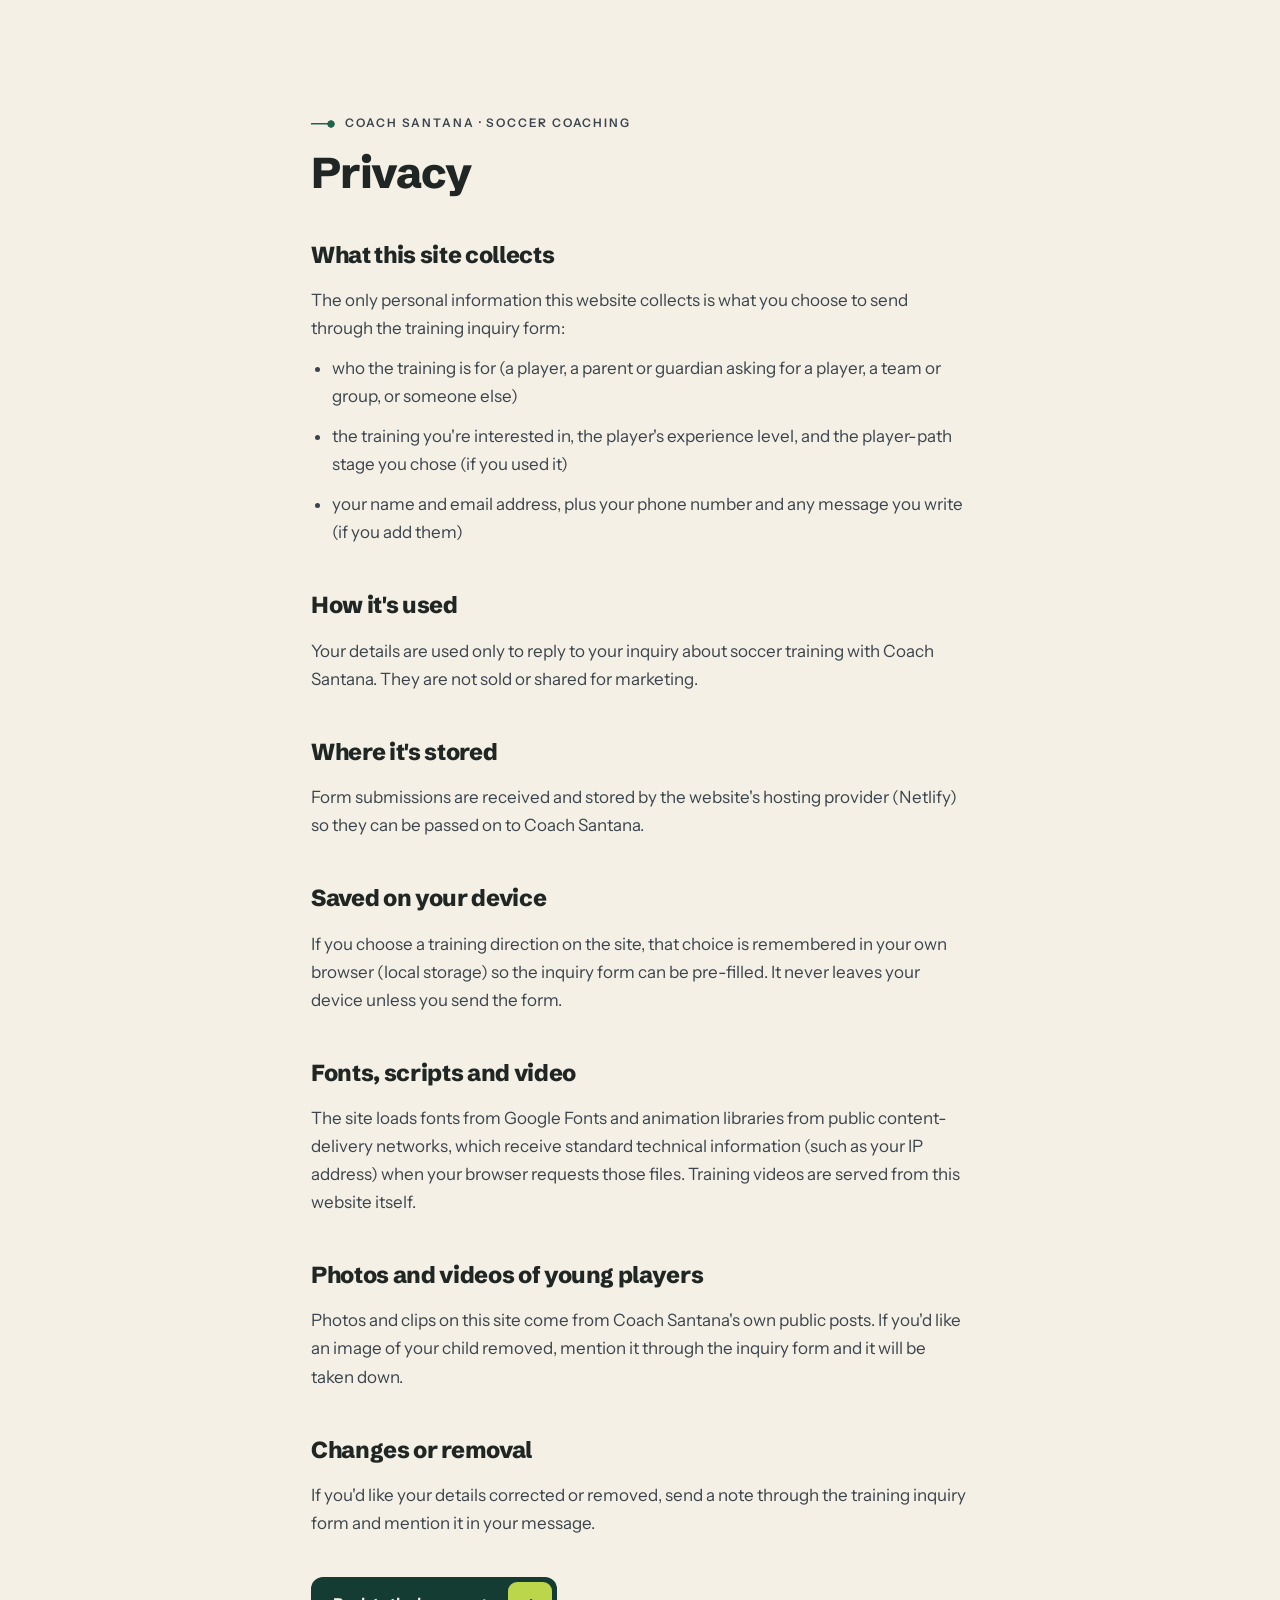
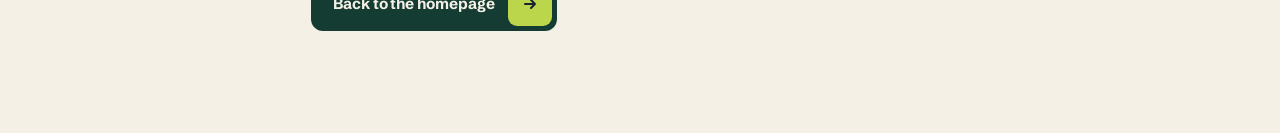
<file: Brian/privacy.html>
<!doctype html>
<html lang="en">
<head>
<meta charset="utf-8">
<meta name="viewport" content="width=device-width, initial-scale=1">
<title>Privacy | Coach Santana — Soccer Coaching</title>
<meta name="description" content="How information sent through the Coach Santana training inquiry form is used.">
<link rel="icon" href="data:image/svg+xml,%3Csvg xmlns='http://www.w3.org/2000/svg' viewBox='0 0 48 48'%3E%3Crect width='48' height='48' rx='11' fill='%23153C32'/%3E%3Cpath d='M26.1 13.6A11 11 0 1 0 26.1 30.4' fill='none' stroke='%23F5F0E6' stroke-width='3.6' stroke-linecap='round'/%3E%3Cpath d='M36.5 14A5 5 0 1 0 33 22.5A5 5 0 1 1 29.5 31' fill='none' stroke='%23BBD64A' stroke-width='3.2' stroke-linecap='round'/%3E%3Cpath d='M7 40H41' stroke='%23F5F0E6' stroke-opacity='.45' stroke-width='1.6' stroke-linecap='round'/%3E%3Ccircle cx='12' cy='40' r='2.6' fill='%23BBD64A'/%3E%3C/svg%3E">
<link rel="preconnect" href="https://fonts.googleapis.com">
<link rel="preconnect" href="https://fonts.gstatic.com" crossorigin>
<link rel="stylesheet" href="https://fonts.googleapis.com/css2?family=Instrument+Sans:wght@400;500;600;700&family=Schibsted+Grotesk:wght@500;600;700;800;900&display=swap">
<link rel="stylesheet" href="styles.css">
<style>
  .page { min-height: 100vh; padding: clamp(48px, 8vw, 120px) 0; background: var(--bg); }
  .page__inner { max-width: 760px; }
  .page h2 { margin-top: 40px; font-family: var(--f-display); font-size: 1.45rem; font-weight: 800; letter-spacing: -.015em; }
  .page p, .page li { margin-top: 12px; color: var(--ink-2); }
  .page ul { margin-top: 8px; padding-left: 1.2em; list-style: disc; }
  .page .btn { margin-top: 40px; }
</style>
</head>
<body>
<main class="page">
  <div class="wrap page__inner">
    <p class="eyebrow">Coach Santana · Soccer Coaching</p>
    <h1 class="h2">Privacy</h1>
    <!-- General notice — review with Coach Santana before launch, and add a direct contact method once confirmed. -->
    <h2>What this site collects</h2>
    <p>The only personal information this website collects is what you choose to send through the training inquiry form:</p>
    <ul>
      <li>who the training is for (a player, a parent or guardian asking for a player, a team or group, or someone else)</li>
      <li>the training you're interested in, the player's experience level, and the player-path stage you chose (if you used it)</li>
      <li>your name and email address, plus your phone number and any message you write (if you add them)</li>
    </ul>
    <h2>How it's used</h2>
    <p>Your details are used only to reply to your inquiry about soccer training with Coach Santana. They are not sold or shared for marketing.</p>
    <h2>Where it's stored</h2>
    <p>Form submissions are received and stored by the website's hosting provider (Netlify) so they can be passed on to Coach Santana.</p>
    <h2>Saved on your device</h2>
    <p>If you choose a training direction on the site, that choice is remembered in your own browser (local storage) so the inquiry form can be pre-filled. It never leaves your device unless you send the form.</p>
    <h2>Fonts, scripts and video</h2>
    <p>The site loads fonts from Google Fonts and animation libraries from public content-delivery networks, which receive standard technical information (such as your IP address) when your browser requests those files. Training videos are served from this website itself.</p>
    <h2>Photos and videos of young players</h2>
    <p>Photos and clips on this site come from Coach Santana's own public posts. If you'd like an image of your child removed, mention it through the inquiry form and it will be taken down.</p>
    <h2>Changes or removal</h2>
    <p>If you'd like your details corrected or removed, send a note through the training inquiry form and mention it in your message.</p>
    <a class="btn btn--dark" href="/">
      <span>Back to the homepage</span><span class="btn__ic" aria-hidden="true"><svg viewBox="0 0 16 16"><path d="M3 8h10M9 4l4 4-4 4"/></svg></span>
    </a>
  </div>
</main>
</body>
</html>
</file>
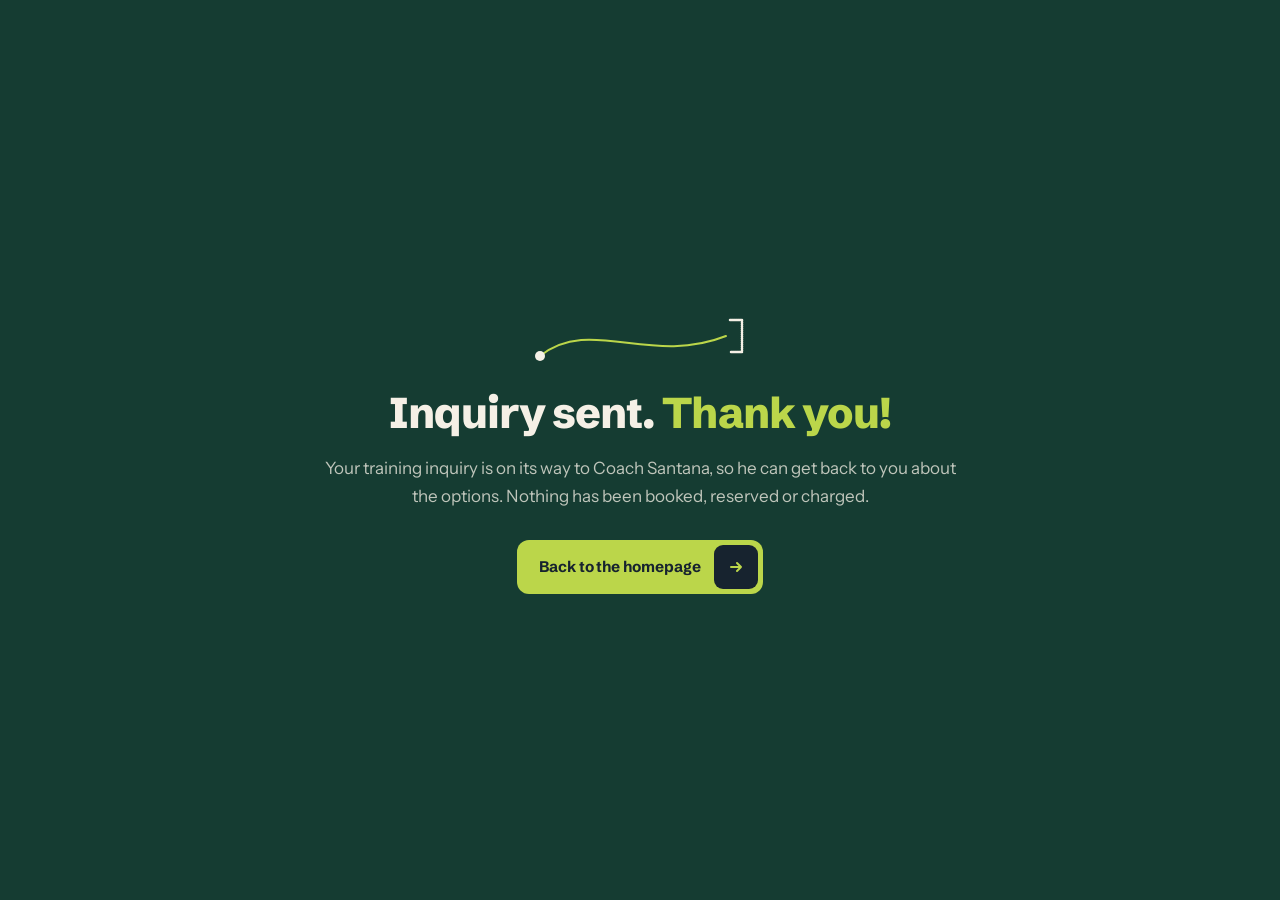
<file: Brian/thank-you.html>
<!doctype html>
<html lang="en">
<head>
<meta charset="utf-8">
<meta name="viewport" content="width=device-width, initial-scale=1">
<title>Inquiry sent | Coach Santana — Soccer Coaching</title>
<meta name="robots" content="noindex">
<link rel="icon" href="data:image/svg+xml,%3Csvg xmlns='http://www.w3.org/2000/svg' viewBox='0 0 48 48'%3E%3Crect width='48' height='48' rx='11' fill='%23153C32'/%3E%3Cpath d='M26.1 13.6A11 11 0 1 0 26.1 30.4' fill='none' stroke='%23F5F0E6' stroke-width='3.6' stroke-linecap='round'/%3E%3Cpath d='M36.5 14A5 5 0 1 0 33 22.5A5 5 0 1 1 29.5 31' fill='none' stroke='%23BBD64A' stroke-width='3.2' stroke-linecap='round'/%3E%3Cpath d='M7 40H41' stroke='%23F5F0E6' stroke-opacity='.45' stroke-width='1.6' stroke-linecap='round'/%3E%3Ccircle cx='12' cy='40' r='2.6' fill='%23BBD64A'/%3E%3C/svg%3E">
<link rel="preconnect" href="https://fonts.googleapis.com">
<link rel="preconnect" href="https://fonts.gstatic.com" crossorigin>
<link rel="stylesheet" href="https://fonts.googleapis.com/css2?family=Instrument+Sans:wght@400;500;600;700&family=Schibsted+Grotesk:wght@500;600;700;800;900&display=swap">
<link rel="stylesheet" href="styles.css">
<style>
  .page { min-height: 100vh; display: grid; place-items: center; padding: 40px 20px; background: var(--green); color: var(--on-dark); text-align: center; }
  .page__inner { width: 100%; max-width: 640px; min-width: 0; }
  .page .h2 { margin-top: 24px; }
  .page p { margin-top: 18px; color: var(--on-dark-2); }
  .page .btn { margin-top: 30px; }
  .page__lane { width: 220px; height: 60px; margin: 0 auto; overflow: visible; }
  .page__lane path { fill: none; stroke: var(--lime); stroke-width: 2; stroke-linecap: round; stroke-dasharray: 1; stroke-dashoffset: 1; animation: lane 1.4s cubic-bezier(.5, 0, .2, 1) .2s forwards; }
  .page__lane circle { fill: var(--on-dark); }
  .page__lane .goal { fill: none; stroke: var(--on-dark); stroke-width: 2.5; }
  @keyframes lane { to { stroke-dashoffset: 0; } }
  @media (prefers-reduced-motion: reduce) { .page__lane path { animation: none; stroke-dashoffset: 0; } }
</style>
</head>
<body>
<main class="page">
  <div class="page__inner">
    <svg class="page__lane" viewBox="0 0 220 60" aria-hidden="true"><path pathLength="1" d="M10 50C60 10 120 60 196 30"/><circle cx="10" cy="50" r="5"/><path class="goal" d="M200 14h12v32h-12"/></svg>
    <h1 class="h2 h2--light">Inquiry sent. <em>Thank you!</em></h1>
    <p>Your training inquiry is on its way to Coach Santana, so he can get back to you about the options. Nothing has been booked, reserved or charged.</p>
    <a class="btn btn--lime" href="/">
      <span>Back to the homepage</span><span class="btn__ic" aria-hidden="true"><svg viewBox="0 0 16 16"><path d="M3 8h10M9 4l4 4-4 4"/></svg></span>
    </a>
  </div>
</main>
</body>
</html>
</file>
<file: Brian/styles.css>
/* ==========================================================================
   COACH SANTANA — SOCCER COACHING & PLAYER DEVELOPMENT
   "From the field to the next level." · 1600px content width · one 3D section
   Palette: deep pitch green (identity) · midnight navy (cinematic / credibility)
            · warm ivory (breathing room) · charcoal · burnt orange (community,
            human warmth) · field lime (precise accents only) · sky grey
   Graphic system: THE PASSING LINE — a thin ball trajectory that runs from
   section to section (hero lane → seams → career timeline → player path →
   drill paths → video progress → inquiry progress).
   Type: Schibsted Grotesk (headings / UI) + Instrument Sans (body, labels)
   ========================================================================== */

:root {
  --bg: #F5F0E6;          /* warm ivory — breathing room */
  --bg-2: #E8E5DA;        /* ivory tint for soft blocks */
  --sky: #CAD3D0;         /* sky grey — quiet supporting surfaces */
  --sage: #CAD3D0;
  --sage-soft: #E1E5E0;
  --card: #FBF8F1;
  --green: #153C32;       /* deep pitch green — primary identity */
  --green-2: #1B4A3D;
  --ink: #17232F;         /* midnight navy — cinematic / credibility sections, text */
  --ink-2: rgba(23,35,47,.84);
  --ink-3: rgba(23,35,47,.68);
  --line: rgba(23,35,47,.14);
  --text: #202623;        /* charcoal — body copy */
  --lime: #BBD64A;        /* field lime — precise: field lines, active UI, CTAs, motion trails */
  --lime-deep: #9DB832;
  --orange: #D8693E;      /* burnt orange — warm human energy, community emphasis */
  --orange-deep: #A8492A; /* orange for text on ivory (AA) */
  --orange-light: #EE9A76;/* orange for text on dark */
  --pitch: #22634E;       /* pitch green for text / accents on ivory (AA) */
  --pitch-deep: #153C32;
  --blue: #5E7470;        /* sky-grey family for secondary UI */
  --blue-deep: #45605A;
  --blue-light: #CAD3D0;
  --charcoal: #202623;
  --on-dark: #F5F0E6;
  --on-dark-2: rgba(245,240,230,.76);
  --line-dark: rgba(245,240,230,.15);
  --error: #B8392E;

  --f-sans: "Instrument Sans", "Helvetica Neue", Arial, sans-serif;
  --f-display: "Schibsted Grotesk", "Instrument Sans", "Helvetica Neue", Arial, sans-serif;

  --max: 1600px;
  --gutter: clamp(18px, 4vw, 64px);
  --nav-h: 120px;
  --r-lg: 22px;
  --r-md: 16px;
  --r-sm: 10px;
  --ease: cubic-bezier(.2, .75, .15, 1);
  --shadow: 0 1px 2px rgba(32,38,35,.05), 0 12px 40px rgba(32,38,35,.09);
}

/* ---------- Base ---------- */
*, *::before, *::after { box-sizing: border-box; }
html { -webkit-text-size-adjust: 100%; scroll-behavior: smooth; }
html.lenis, html.lenis body { height: auto; }
html.lenis { scroll-behavior: auto !important; } /* CSS smooth-scroll fights Lenis and cancels keyboard/focus scrolling */
.lenis.lenis-stopped { overflow: hidden; }
@media (prefers-reduced-motion: reduce) { html { scroll-behavior: auto; } }

body { margin: 0; background: var(--bg); color: var(--text); font-family: var(--f-sans); font-size: clamp(1rem, .96rem + .15vw, 1.0625rem); line-height: 1.65; -webkit-font-smoothing: antialiased; overflow-x: hidden; }
img, svg, video, canvas { display: block; max-width: 100%; }
a { color: inherit; text-decoration: none; }
button { font: inherit; color: inherit; background: none; border: 0; padding: 0; cursor: pointer; }
ul, ol { margin: 0; padding: 0; list-style: none; }
h1, h2, h3, p, figure { margin: 0; }
fieldset { margin: 0; padding: 0; border: 0; min-width: 0; }
::selection { background: var(--lime); color: var(--ink); }
:focus-visible { outline: 3px solid var(--pitch); outline-offset: 3px; border-radius: 4px; }
.nav :focus-visible, .hero :focus-visible, .court :focus-visible, .path__stage :focus-visible, .tim :focus-visible, .iq__band :focus-visible, .iq__card :focus-visible, .footer :focus-visible, .menu :focus-visible, .ts__panel :focus-visible { outline-color: var(--lime); }
.sr-only { position: absolute !important; width: 1px; height: 1px; padding: 0; margin: -1px; overflow: hidden; clip: rect(0 0 0 0); white-space: nowrap; border: 0; }
.skip { position: fixed; left: 16px; top: -60px; z-index: 300; padding: 12px 18px; border-radius: var(--r-sm); background: var(--ink); color: var(--on-dark); font-weight: 700; transition: top .2s; }
.skip:focus { top: 16px; }
.wrap { width: 100%; max-width: var(--max); margin-inline: auto; padding-inline: var(--gutter); }

/* ---------- Type ---------- */
/* Headings: sentence case, tight tracking. Emphasis is colour only (pitch green on light, lime on dark). */
em { font-family: inherit; font-style: normal; font-weight: inherit; letter-spacing: inherit; }
.eyebrow { display: inline-flex; align-items: center; gap: 10px; font-family: var(--f-sans); font-size: .74rem; font-weight: 600; letter-spacing: .16em; text-transform: uppercase; color: var(--pitch); }
.eyebrow::before { content: ""; flex: none; width: 24px; height: 8px; background: radial-gradient(circle at calc(100% - 4px) 50%, var(--pitch) 0 3.4px, transparent 4px), linear-gradient(var(--pitch), var(--pitch)) 0 50% / 18px 1.5px no-repeat; }
.eyebrow--light { color: var(--on-dark-2); }
.eyebrow--light::before { background: radial-gradient(circle at calc(100% - 4px) 50%, var(--lime) 0 3.4px, transparent 4px), linear-gradient(var(--lime), var(--lime)) 0 50% / 18px 1.5px no-repeat; }
.dot { width: 8px; height: 8px; border-radius: 50%; background: var(--orange); box-shadow: 0 0 0 3px rgba(216,105,62,.3); }
.h2 { margin-top: 14px; font-family: var(--f-display); font-weight: 800; font-size: clamp(1.9rem, 1.25rem + 1.8vw, 3.05rem); line-height: 1.06; letter-spacing: -.024em; text-transform: none; text-wrap: balance; }
.h2 em { color: var(--pitch); }
.h2--light { color: var(--on-dark); }
.h2--light em { color: var(--lime); }
.head { max-width: 780px; }

/* ---------- Buttons & links ---------- */
/* Rounded-square buttons with an icon tile. A slanted fill sweeps in on hover. */
.btn { position: relative; isolation: isolate; overflow: hidden; white-space: nowrap; display: inline-flex; align-items: center; gap: 14px; min-height: 54px; padding: 5px 5px 5px 22px; border-radius: 12px; font-family: var(--f-display); font-weight: 700; font-size: .96rem; letter-spacing: -.005em; text-transform: none; transition: color .35s, box-shadow .3s; will-change: transform; }
.btn::before { content: ""; position: absolute; inset: 0 -20%; z-index: -1; background: var(--fill, var(--pitch)); transform: translateX(-102%) skewX(-18deg); transition: transform .6s var(--ease); }
.btn:hover::before, .btn:focus-visible::before { transform: translateX(0) skewX(-18deg); }
.btn::after { content: ""; position: absolute; left: 22px; right: 62px; bottom: 9px; height: 1.5px; border-radius: 2px; background: currentColor; opacity: .55; transform: scaleX(0); transform-origin: left; transition: transform .6s var(--ease) .05s; }
.btn:hover::after, .btn:focus-visible::after { transform: scaleX(1); }
.btn--sm::after { left: 18px; right: 52px; bottom: 7px; }
.btn__ic { display: grid; place-items: center; width: 44px; height: 44px; flex: none; border-radius: 9px; overflow: hidden; transition: background-color .35s, color .35s, transform .45s var(--ease); }
.btn__ic svg { width: 16px; height: 16px; fill: none; stroke: currentColor; stroke-width: 2; stroke-linecap: round; stroke-linejoin: round; }
.btn:hover .btn__ic svg, .btn:focus-visible .btn__ic svg { animation: arrow .55s var(--ease); }
.btn:active .btn__ic { transform: scale(.9); }
@keyframes arrow { 0% { transform: none; } 45% { transform: translateX(22px); } 46% { transform: translateX(-22px); } 100% { transform: none; } }
.btn--dark { background: var(--green); color: var(--on-dark); --fill: var(--ink); }
.btn--dark .btn__ic { background: var(--lime); color: var(--ink); }
.btn--dark:hover { box-shadow: 0 12px 30px rgba(21,60,50,.3); }
.btn--lime { background: var(--lime); color: var(--ink); --fill: var(--green); }
.btn--lime .btn__ic { background: var(--ink); color: var(--lime); }
.btn--lime:hover, .btn--lime:focus-visible { color: var(--on-dark); box-shadow: 0 14px 32px rgba(187,214,74,.25); }
.btn--lime:hover .btn__ic, .btn--lime:focus-visible .btn__ic { background: var(--lime); color: var(--ink); }
.btn--orange { background: var(--orange); color: var(--ink); --fill: var(--ink); }
.btn--orange .btn__ic { background: var(--ink); color: var(--orange); }
.btn--orange:hover, .btn--orange:focus-visible { color: var(--on-dark); box-shadow: 0 14px 32px rgba(216,105,62,.3); }
.btn--orange:hover .btn__ic, .btn--orange:focus-visible .btn__ic { background: var(--orange); color: var(--ink); }
.btn--ghost { color: var(--on-dark); box-shadow: inset 0 0 0 1.5px rgba(245,240,230,.28); --fill: var(--pitch); }
.btn--ghost .btn__ic { background: rgba(245,240,230,.1); }
.btn--ghost:hover .btn__ic, .btn--ghost:focus-visible .btn__ic { background: var(--lime); color: var(--ink); }
.btn--sm { min-height: 46px; padding: 4px 4px 4px 18px; font-size: .9rem; gap: 12px; }
.btn--sm .btn__ic { width: 38px; height: 38px; border-radius: 6px; }
.btn--block { width: 100%; justify-content: space-between; }
.btn:disabled { opacity: .6; cursor: progress; }
.textlink { position: relative; display: inline-flex; align-items: center; gap: 8px; font-family: var(--f-display); font-weight: 700; font-size: .95rem; letter-spacing: -.005em; text-transform: none; padding-block: 6px; }
.textlink::after { content: "→"; transition: transform .35s var(--ease); }
.textlink::before { content: ""; position: absolute; left: 0; right: 1.4em; bottom: 2px; height: 2px; background: currentColor; transform-origin: right; transition: transform .45s var(--ease); }
.textlink:hover::after { transform: translateX(4px); }
.textlink:hover::before { transform: scaleX(0); }
.ulink { position: relative; display: inline-block; padding-block: 2px; }
.ulink::after { content: ""; position: absolute; left: 0; right: 0; bottom: 0; height: 1px; background: currentColor; transform: scaleX(0); transform-origin: left; transition: transform .4s var(--ease); }
.ulink:hover::after, .ulink:focus-visible::after { transform: scaleX(1); }

/* ---------- Media slots ---------- */
.media { position: relative; overflow: hidden; background: linear-gradient(150deg, #E8E5DA 0%, #CAD3D0 50%, #5E7470 100%); }
.media img { position: absolute; inset: 0; width: 100%; height: 100%; object-fit: cover; z-index: 1; transition: transform 1.2s var(--ease); }
.media.is-empty::after { content: attr(data-ph); position: absolute; left: 14px; bottom: 14px; z-index: 2; width: fit-content; max-width: calc(100% - 28px); padding: 7px 11px; border-radius: 8px; background: rgba(245,240,230,.85); color: var(--ink-2); font-size: .7rem; font-weight: 700; letter-spacing: .04em; line-height: 1.4; text-transform: uppercase; }

/* ---------- Cursor ---------- */
.cursor { position: fixed; left: 0; top: 0; z-index: 400; pointer-events: none; display: none; }
.has-cursor .cursor { display: block; }
.cursor__dot { position: absolute; left: 0; top: 0; width: 14px; height: 14px; margin: -7px 0 0 -7px; border-radius: 50%; background: var(--ink); box-shadow: 0 0 0 2px rgba(245,240,230,.7); transition: width .35s var(--ease), height .35s var(--ease), margin .35s var(--ease), opacity .2s, background-color .3s; }
.cursor__label { position: absolute; left: 0; top: 0; transform: translate(-50%, -50%); font-size: .78rem; font-weight: 700; letter-spacing: .12em; text-transform: uppercase; color: var(--ink); opacity: 0; transition: opacity .2s; white-space: nowrap; }
.cursor.is-label .cursor__dot { width: 84px; height: 84px; margin: -42px 0 0 -42px; background: var(--lime); box-shadow: none; }
.cursor.is-label .cursor__label { opacity: 1; transition-delay: .08s; }
.cursor.is-hover .cursor__dot { width: 40px; height: 40px; margin: -20px 0 0 -20px; background: rgba(34,99,78,.35); }
.cursor.is-hidden .cursor__dot, .cursor.is-hidden .cursor__label { opacity: 0; }

/* ==========================================================================
   HEADER — ticker strip + floating bar
   ========================================================================== */
.nav { position: fixed; top: 0; left: 0; right: 0; z-index: 60; pointer-events: none; transition: transform .6s var(--ease); }
.nav.is-solid { transform: translateY(-34px); }                   /* ticker slides away, bar stays */
.nav.is-hidden { transform: translateY(calc(-100% - 12px)); }
.nav__ticker { height: 34px; display: flex; align-items: center; overflow: hidden; background: var(--ink); color: var(--on-dark); font-family: var(--f-sans); font-size: .72rem; font-weight: 500; letter-spacing: .12em; text-transform: uppercase; pointer-events: auto; }
.nav__ticker-track { display: flex; align-items: center; gap: 22px; width: max-content; padding-right: 22px; white-space: nowrap; }
.nav__ticker-track i { width: 7px; height: 7px; flex: none; background: var(--lime); transform: rotate(45deg); }
.motion .nav__ticker-track { animation: ticker 56s linear infinite; }
.nav__ticker:hover .nav__ticker-track { animation-play-state: paused; }
@keyframes ticker { to { transform: translateX(-50%); } }
.nav__barwrap { padding: 10px var(--gutter) 0; }
.nav__bar {
  position: relative; pointer-events: auto; max-width: calc(var(--max) - var(--gutter) * 2); margin-inline: auto;
  display: flex; align-items: center; justify-content: space-between; gap: 20px;
  height: 70px; padding: 0 9px 0 10px; border-radius: 16px;
  background: rgba(21,60,50,.88); border: 1px solid rgba(245,240,230,.1); color: var(--on-dark);
  -webkit-backdrop-filter: blur(16px) saturate(1.3); backdrop-filter: blur(16px) saturate(1.3);
  box-shadow: 0 1px 0 rgba(23,35,47,.04), 0 12px 40px rgba(23,35,47,.12);
  transition: height .45s var(--ease), background-color .3s, box-shadow .3s;
}
.nav.is-solid .nav__bar { height: 62px; background: rgba(21,60,50,.96); box-shadow: 0 1px 0 rgba(23,35,47,.05), 0 16px 50px rgba(23,35,47,.22); }
.nav__progress { position: absolute; left: 20px; right: 20px; bottom: -1px; height: 2px; border-radius: 2px; overflow: hidden; pointer-events: none; }
.nav__progress i { position: absolute; inset: 0; background: linear-gradient(90deg, var(--pitch), var(--lime)); transform-origin: left; transform: scaleX(var(--prog, 0)); }

/* Logo — a personal CS monogram: an open C (a centre-circle arc) with an S passing
   lane running through its opening, both sitting on a touchline, then the wordmark.
   Intro (on load, on hover/focus, and when the footer logo scrolls into view):
   1. the touchline draws → 2. the point rolls in along it → 3. C, then S, draw →
   4. "Coach Santana" rises, a field line draws beneath and the descriptor reveals.
   Afterwards the point makes one quiet pass along the line every 6 seconds. */
.logo { display: flex; align-items: center; gap: 10px; padding: 4px 14px 4px 4px; border-radius: 12px; }
.lm { width: 46px; height: 46px; flex: none; overflow: visible; }
.lm-line { fill: none; stroke: rgba(245,240,230,.42); stroke-width: 1.6; stroke-linecap: round; stroke-dasharray: 1; stroke-dashoffset: 0; }
.lm-c { fill: none; stroke: var(--on-dark); stroke-width: 3.6; stroke-linecap: round; stroke-dasharray: 1; stroke-dashoffset: 0; }
.lm-s { fill: none; stroke: var(--lime); stroke-width: 3.2; stroke-linecap: round; stroke-linejoin: round; stroke-dasharray: 1; stroke-dashoffset: 0; }
.lm-dot { fill: var(--lime); }
.logo:hover .lm-line, .flogo:hover .lm-line { stroke: var(--lime); }
.logo__text { display: grid; line-height: .98; white-space: nowrap; }
.logo__name { display: block; overflow: hidden; padding-bottom: .04em; }
.logo__name > span { display: block; font-family: var(--f-display); font-weight: 800; font-size: 1.16rem; letter-spacing: -.025em; text-transform: none; }
.logo__coach { margin-right: .4em; font-family: var(--f-sans); font-size: .58em; font-weight: 700; letter-spacing: .16em; text-transform: uppercase; vertical-align: .28em; color: var(--lime); }
.logo__court { position: relative; display: block; margin: 2px 0 3px; }
.logo__line { display: block; width: 100%; height: 6px; overflow: visible; }
.logo__line path { fill: none; stroke: var(--lime); stroke-width: 1.5; stroke-linecap: round; vector-effect: non-scaling-stroke; }
.logo__tag { font-family: var(--f-sans); font-size: .6rem; font-weight: 600; letter-spacing: .2em; text-transform: uppercase; color: var(--on-dark-2); }
.nav .logo__tag-x { display: none; }
@media (min-width: 1440px) { .nav .logo__tag-x { display: inline; } .nav .logo__tag { letter-spacing: .14em; } }

/* intro — class added by main.js; hidden until it starts so nothing flashes */
.motion .logo:not(.is-anim) .lm-line, .motion .flogo:not(.is-anim) .lm-line,
.motion .logo:not(.is-anim) .lm-c, .motion .flogo:not(.is-anim) .lm-c,
.motion .logo:not(.is-anim) .lm-s, .motion .flogo:not(.is-anim) .lm-s { stroke-dashoffset: 1; }
.motion .logo:not(.is-anim) .lm-dot, .motion .flogo:not(.is-anim) .lm-dot { opacity: 0; }
.motion .logo:not(.is-anim) .logo__name > span, .motion .flogo:not(.is-anim) .logo__name > span { transform: translateY(110%); }
.motion .logo:not(.is-anim) .logo__line, .motion .flogo:not(.is-anim) .logo__line { clip-path: inset(-2px 100% -2px 0); }
.motion .logo:not(.is-anim) .logo__tag, .motion .flogo:not(.is-anim) .logo__tag { opacity: 0; }
.motion .is-anim .lm-line { animation: lmDraw .6s cubic-bezier(.5, 0, .2, 1) both; }
.motion .is-anim .lm-dot { animation: lmDotIn .9s var(--ease) .25s both; }
.motion .is-anim .lm-c { animation: lmDraw .65s cubic-bezier(.6, 0, .2, 1) .5s both; }
.motion .is-anim .lm-s { animation: lmDraw .6s cubic-bezier(.6, 0, .2, 1) .8s both; }
.motion .is-anim .logo__name > span { animation: lmRise .7s var(--ease) .9s both; }
.motion .is-anim .logo__line { animation: lmLine .7s var(--ease) 1.1s both; }
.motion .is-anim .logo__tag { animation: lmTag .6s var(--ease) 1.25s both; }
/* the quiet loop: once the intro has played, the point makes one short pass every 6s */
.motion .lm.is-loop .lm-dot { animation: lmPass 6s var(--ease) infinite; }
@keyframes lmDraw { from { stroke-dashoffset: 1; } to { stroke-dashoffset: 0; } }
@keyframes lmDotIn { 0% { opacity: 0; transform: translateX(24px); } 30% { opacity: 1; } 100% { opacity: 1; transform: none; } }
@keyframes lmPass { 0%, 78% { transform: none; opacity: 1; } 88% { transform: translateX(24px); opacity: 1; } 95% { transform: translateX(24px); opacity: 0; } 96% { transform: none; opacity: 0; } 100% { transform: none; opacity: 1; } }
@keyframes lmRise { from { transform: translateY(110%); } to { transform: none; } }
@keyframes lmLine { from { clip-path: inset(-2px 100% -2px 0); } to { clip-path: inset(-2px 0 -2px 0); } }
@keyframes lmTag { from { opacity: 0; transform: translateY(4px); } to { opacity: 1; transform: none; } }

/* Links: an animated touchline (with end ticks) slides to the hovered link */
.nav__links { position: relative; display: flex; align-items: center; gap: 2px; padding: 5px; }
.nav__links a { position: relative; z-index: 1; white-space: nowrap; padding: 9px 12px; border-radius: 8px; font-family: var(--f-display); font-weight: 600; font-size: .9rem; letter-spacing: -.005em; text-transform: none; transition: color .3s; }
.nav__links a:hover { color: var(--lime); }
.nav__links a.is-active::after { content: ""; position: absolute; left: 50%; top: 3px; width: 6px; height: 6px; margin-left: -3px; background: var(--lime); transform: rotate(45deg); }
.nav__pill { position: absolute; z-index: 0; bottom: 6px; left: 0; width: 0; height: 2px; background: var(--lime); opacity: 0; transition: transform .45s var(--ease), width .45s var(--ease), opacity .25s; }
.nav__pill::before, .nav__pill::after { content: ""; position: absolute; top: -3px; width: 2px; height: 8px; background: var(--lime); }
.nav__pill::before { left: 0; }
.nav__pill::after { right: 0; }
.roll { position: relative; display: inline-block; overflow: hidden; vertical-align: top; }
.roll > span { display: inline-block; transition: transform .5s var(--ease); }
.roll::after { content: attr(data-text); position: absolute; left: 0; top: 100%; white-space: nowrap; transition: transform .5s var(--ease); }
a:hover > .roll > span, a:focus-visible > .roll > span, a:hover > .roll::after, a:focus-visible > .roll::after { transform: translateY(-100%); }

.nav__right { display: flex; align-items: center; gap: 10px; }
.nav__menu { display: inline-flex; align-items: center; gap: 10px; height: 46px; padding: 0 4px 0 16px; border-radius: var(--r-sm); background: rgba(245,240,230,.1); color: var(--on-dark); font-family: var(--f-display); font-weight: 600; font-size: .88rem; letter-spacing: -.005em; text-transform: none; transition: background-color .3s; }
.nav__menu:hover { background: var(--pitch); }
.nav__menu-ic { position: relative; width: 38px; height: 38px; border-radius: 6px; background: rgba(245,240,230,.12); transition: background-color .35s, color .35s, transform .5s var(--ease); }
.nav__menu-ic i { position: absolute; left: 11px; right: 11px; height: 2px; border-radius: 2px; background: currentColor; transition: transform .45s var(--ease), top .45s var(--ease), left .45s var(--ease); }
.nav__menu-ic i:first-child { top: 15px; }
.nav__menu-ic i:last-child { top: 21px; left: 15px; }
.nav__menu:hover .nav__menu-ic i:last-child { left: 11px; }
.nav__menu[aria-expanded="true"] .nav__menu-ic { background: var(--lime); color: var(--ink); transform: rotate(90deg); }
.nav__menu[aria-expanded="true"] .nav__menu-ic i { top: 18px; left: 11px; }
.nav__menu[aria-expanded="true"] .nav__menu-ic i:first-child { transform: rotate(45deg); }
.nav__menu[aria-expanded="true"] .nav__menu-ic i:last-child { transform: rotate(-45deg); }

/* Full-screen menu — grows out of the Menu button */
.menu { position: fixed; inset: 0; z-index: 55; overflow-x: hidden; overflow-y: auto; scrollbar-width: none; -ms-overflow-style: none; background: var(--green); color: var(--on-dark); visibility: hidden; clip-path: circle(0px at var(--mx, 92%) var(--my, 80px)); transition: clip-path .75s var(--ease), visibility 0s .75s; }
.menu.is-open { visibility: visible; clip-path: circle(160vmax at var(--mx, 92%) var(--my, 80px)); transition: clip-path .95s var(--ease); }
.menu::-webkit-scrollbar { display: none; }
.menu::before { content: ""; position: absolute; inset: 0; pointer-events: none; background: radial-gradient(50% 50% at 80% 20%, rgba(34,99,78,.32), transparent 70%), radial-gradient(40% 40% at 10% 90%, rgba(94,116,112,.22), transparent 70%); }
.menu__court { position: absolute; right: -10vw; top: 50%; width: min(1100px, 90vw); transform: translateY(-50%) rotate(-8deg); opacity: .1; pointer-events: none; }
.menu__court * { fill: none; stroke: var(--on-dark); stroke-width: 1.4; }
.menu__court .menu__pass { stroke: var(--lime); stroke-width: 2.4; stroke-dasharray: 1; stroke-dashoffset: 1; transition: stroke-dashoffset 1.6s var(--ease) .4s; }
.menu.is-open .menu__court .menu__pass { stroke-dashoffset: 0; }
.menu__inner { position: relative; min-height: 100%; max-width: var(--max); display: grid; grid-template-columns: minmax(0, 1.5fr) minmax(0, 1fr); gap: clamp(32px, 6vw, 110px); align-items: center; padding-top: calc(var(--nav-h) + 16px); padding-bottom: 32px; }
.menu__k { font-family: var(--f-sans); font-size: .72rem; font-weight: 600; letter-spacing: .16em; text-transform: uppercase; color: var(--on-dark-2); margin-bottom: 12px; }
.menu__links li { overflow: hidden; border-bottom: 1px solid var(--line-dark); }
.menu__links a { position: relative; display: flex; align-items: baseline; gap: clamp(14px, 2vw, 28px); padding: .08em 0; font-family: var(--f-display); font-size: clamp(1.6rem, min(1rem + 2.2vw, 5vh), 3rem); font-weight: 700; letter-spacing: -.02em; text-transform: none; line-height: 1.22; transform: translateY(100%); transition: transform .8s var(--ease), color .3s; }
.menu.is-open .menu__links a { transform: none; transition-delay: calc(.25s + var(--i, 0) * .05s), 0s; }
.menu__links a::after { content: "↗"; margin-left: auto; font-size: .45em; font-weight: 600; opacity: 0; transform: translate(-10px, 10px); transition: opacity .3s, transform .45s var(--ease); }
.menu__links a:hover, .menu__links a:focus-visible { color: var(--lime); }
.menu__links a:hover::after, .menu__links a:focus-visible::after { opacity: 1; transform: none; }
.menu__n { flex: none; width: 2.2em; font-size: .28em; font-weight: 600; letter-spacing: .06em; color: var(--on-dark-2); transform: translateY(-1.6em); font-family: var(--f-sans); }
.menu__sub { display: flex; flex-wrap: wrap; align-items: center; gap: 8px; margin-top: 18px; opacity: 0; transition: opacity .6s .7s; }
.menu.is-open .menu__sub { opacity: 1; }
.menu__sub span { margin-right: 6px; font-family: var(--f-sans); font-size: .7rem; font-weight: 600; letter-spacing: .14em; text-transform: uppercase; color: var(--on-dark-2); }
.menu__sub a { padding: 8px 14px; border-radius: 8px; border: 1px solid var(--line-dark); font-family: var(--f-display); font-weight: 600; font-size: .88rem; letter-spacing: -.005em; text-transform: none; transition: background-color .3s, color .3s, border-color .3s; }
.menu__sub a:hover, .menu__sub a:focus-visible { background: var(--lime); border-color: var(--lime); color: var(--ink); }
.menu__card { justify-self: end; width: 100%; max-width: 420px; padding: 14px; border-radius: 20px; background: rgba(245,240,230,.06); border: 1px solid var(--line-dark); opacity: 0; transform: translateY(40px); transition: opacity .6s, transform .9s var(--ease); }
.menu.is-open .menu__card { opacity: 1; transform: none; transition-delay: .45s; }
.menu__photo { aspect-ratio: 16 / 10; max-height: 30vh; width: 100%; border-radius: 12px; }
.menu__photo img { object-position: 50% 14%; }
.menu__name { margin: 16px 6px 0; font-family: var(--f-display); font-size: 1.35rem; font-weight: 800; letter-spacing: -.024em; text-transform: none; line-height: 1.2; }
.menu__role { margin: 6px 6px 0; font-size: .9rem; color: var(--on-dark-2); }
.menu__facts { display: grid; grid-template-columns: repeat(3, 1fr); gap: 8px; margin: 16px 0; }
.menu__facts li { padding: 12px; border-radius: 10px; background: rgba(245,240,230,.06); }
.menu__facts b { display: block; font-family: var(--f-display); font-size: 1.5rem; font-weight: 800; line-height: 1; color: var(--on-dark); letter-spacing: -.02em; }
.menu__facts span { font-size: .8rem; line-height: 1.3; color: var(--on-dark-2); }
.menu__foot { display: flex; flex-wrap: wrap; align-items: center; gap: 8px 12px; margin: 16px 6px 4px; font-family: var(--f-sans); font-size: .72rem; font-weight: 600; letter-spacing: .12em; text-transform: uppercase; color: var(--on-dark-2); }
.menu__foot i, .fpill i { width: 6px; height: 6px; background: var(--lime); transform: rotate(45deg); }

/* ---------- Section seams: one touchline runs from section to section ---------- */
.seam { display: flex; flex-direction: column; align-items: center; gap: 12px; margin: 0 auto clamp(40px, 5vw, 64px); color: var(--ink); }
.seam__line { position: relative; width: 2px; height: clamp(56px, 7vw, 104px); background: repeating-linear-gradient(180deg, rgba(23,35,47,.32) 0 6px, transparent 6px 12px); transform-origin: top; transition: transform 1.2s var(--ease); }
.seam__line::after { content: ""; position: absolute; left: -5px; bottom: -6px; width: 12px; height: 12px; border: 2px solid rgba(23,35,47,.35); border-radius: 50%; }
.seam__line i { position: absolute; left: -4px; top: -5px; width: 10px; height: 10px; border-radius: 50%; background: var(--lime); box-shadow: 0 0 0 3px rgba(187,214,74,.28); transition: top 1.5s cubic-bezier(.5, 0, .2, 1) .35s; }
.seam.in .seam__line i { top: calc(100% - 4px); }
.seam--light .seam__line { background: repeating-linear-gradient(180deg, rgba(245,240,230,.35) 0 6px, transparent 6px 12px); }
.seam--light .seam__line::after { border-color: rgba(245,240,230,.4); }
.seam__tag { padding: 6px 14px; border-radius: 8px; border: 1px solid var(--line); font-family: var(--f-sans); font-size: .68rem; font-weight: 600; letter-spacing: .14em; text-transform: uppercase; color: var(--pitch); background: var(--card); transition: opacity .6s .5s, transform .8s var(--ease) .5s; }
.seam--light { color: var(--on-dark); }
.seam--light .seam__tag { color: var(--lime); background: rgba(245,240,230,.05); border-color: var(--line-dark); }
.motion .seam:not(.in) .seam__line { transform: scaleY(0); }
.motion .seam:not(.in) .seam__tag { opacity: 0; transform: translateY(10px); }

/* ==========================================================================
   02 — AT A GLANCE (credibility: confident editorial numbers)
   ========================================================================== */
.snap { position: relative; padding: clamp(40px, 5vw, 70px) 0 clamp(90px, 10vw, 150px); }
.snap__head { max-width: 980px; }
.snap__grid { display: grid; grid-template-columns: minmax(0, 8fr) minmax(0, 4fr); gap: clamp(32px, 5vw, 90px); align-items: start; margin-top: clamp(36px, 4vw, 64px); }
.snap__row { position: relative; display: grid; grid-template-columns: 44px minmax(0, 1.3fr) minmax(0, 1fr); gap: 10px clamp(18px, 2.4vw, 40px); align-items: end; padding: clamp(24px, 3vw, 40px) 0 clamp(20px, 2.4vw, 32px); }
.snap__row::after { content: ""; position: absolute; left: 0; right: 0; bottom: 0; height: 2px; background: var(--ink); opacity: .2; transform-origin: left; transition: transform 1.3s var(--ease); }
.snap__row::before { content: ""; position: absolute; right: 0; bottom: -4px; width: 2px; height: 10px; background: var(--ink); opacity: .3; }
.motion .snap__row:not(.in)::after { transform: scaleX(0); }
.snap__k { align-self: start; padding-top: .6em; font-family: var(--f-sans); font-size: .72rem; font-weight: 700; letter-spacing: .12em; color: var(--pitch); text-transform: uppercase; }
.snap__n { position: relative; font-family: var(--f-display); font-weight: 800; font-size: clamp(2.3rem, 1.4rem + 2.6vw, 3.8rem); line-height: .98; letter-spacing: -.028em; text-transform: none; color: transparent; -webkit-text-stroke: 1.2px rgba(23,35,47,.22); white-space: nowrap; }
.snap__n::after { content: attr(data-n); position: absolute; left: 0; top: 0; color: var(--ink); -webkit-text-stroke: 0; clip-path: inset(-10% 0 -10% 0); transition: clip-path 1.5s var(--ease) .15s; }
.motion .snap__row:not(.in) .snap__n::after { clip-path: inset(-10% 100% -10% 0); }
.snap__n--word { font-size: clamp(2.3rem, 1.4rem + 2.6vw, 4rem); }
.snap__n--sm { font-size: clamp(1.9rem, 1.2rem + 1.9vw, 2.9rem); line-height: 1.02; white-space: normal; text-wrap: balance; }
.snap__n--sm::after { right: 0; }
.snap__row--accent .snap__n::after { color: var(--pitch); }
.snap__row--accent .snap__k { color: var(--pitch); }
.snap__t { padding-bottom: .4em; }
.snap__t b { display: block; font-family: var(--f-display); font-size: 1.1rem; font-weight: 700; letter-spacing: -.01em; text-transform: none; line-height: 1.3; }
.snap__t span { display: block; margin-top: 4px; color: var(--ink-2); max-width: 24em; }
.snap__row:hover .snap__k { color: var(--ink); }
.snap__media { position: sticky; top: calc(var(--nav-h) + 24px); aspect-ratio: 3 / 4; border-radius: var(--r-lg); }
.snap__media img { top: -8%; height: 116%; }
.snap__cap { position: absolute; z-index: 2; left: 16px; bottom: 16px; display: grid; padding: 12px 16px; border-radius: 10px; border-left: 4px solid var(--pitch); background: var(--card); box-shadow: var(--shadow); line-height: 1.2; }
.snap__cap span { font-family: var(--f-sans); font-size: .64rem; font-weight: 600; letter-spacing: .14em; text-transform: uppercase; color: var(--ink-3); }
.snap__cap b { font-family: var(--f-display); font-size: 1.35rem; font-weight: 800; line-height: 1.15; text-transform: none; color: var(--pitch); letter-spacing: -.025em; }

/* ==========================================================================
   03 — ABOUT: FROM PLAYER TO COACH (playing-years prints + career timeline)
   ========================================================================== */
.about { padding: clamp(60px, 7vw, 110px) 0 clamp(90px, 11vw, 160px); }
.about__grid { display: grid; grid-template-columns: minmax(0, 5fr) minmax(0, 7fr); gap: clamp(36px, 6vw, 120px); align-items: start; }
.about__media { position: sticky; top: calc(var(--nav-h) + 24px); display: grid; grid-template-columns: repeat(6, minmax(0, 1fr)); align-items: end; max-width: 620px; }
.about__print { border-radius: 18px; background: var(--ink); }
.about__print--wide { grid-column: 1 / -1; grid-row: 1; aspect-ratio: 3 / 2; max-width: 720px; box-shadow: var(--shadow); }
.about__print--sq { grid-column: 3 / -1; grid-row: 2; justify-self: end; width: 100%; max-width: 404px; aspect-ratio: 1; margin-top: -18%; border: 6px solid var(--bg); box-shadow: 0 24px 50px rgba(23,35,47,.22); rotate: 2.5deg; }
.about__print--sq img { object-position: 50% 30%; }
.about__intro { margin-top: 30px; font-size: clamp(1.15rem, 1rem + .45vw, 1.4rem); font-weight: 500; line-height: 1.5; letter-spacing: -.012em; max-width: 32em; }
.about__more { margin-top: 18px; max-width: 36em; color: var(--ink-2); }
.about__warm { margin-top: 22px; max-width: 36em; padding-left: 16px; border-left: 3px solid var(--pitch); font-family: var(--f-display); font-style: normal; font-weight: 700; font-size: clamp(1.08rem, 1rem + .3vw, 1.25rem); line-height: 1.45; text-transform: none; color: var(--ink); letter-spacing: -.01em; }
.career { position: relative; margin-top: clamp(32px, 4vw, 48px); padding-left: 30px; }
.career::before { content: ""; position: absolute; left: 7px; top: 22px; bottom: 26px; width: 2px; border-radius: 2px; background: linear-gradient(180deg, var(--pitch), var(--lime)); transform-origin: top; transition: transform 1.8s var(--ease) .3s; }
.motion .career:not(.in)::before { transform: scaleY(0); }
.career li { position: relative; display: grid; grid-template-columns: minmax(0, 11em) minmax(0, 1fr); gap: 4px 16px; padding: 15px 10px 15px 0; border-bottom: 1px solid var(--line); transition: transform .4s var(--ease); }
.career li::before { content: ""; position: absolute; left: -28px; top: 19px; width: 12px; height: 12px; border-radius: 50%; background: var(--bg); border: 2px solid var(--pitch); }
.career li:hover { transform: translateX(4px); }
.career li.career__now::before { background: var(--lime); border-color: var(--green); box-shadow: 0 0 0 4px rgba(187,214,74,.3); }
.career__k { padding-top: .15em; font-family: var(--f-sans); font-size: .7rem; font-weight: 700; letter-spacing: .14em; text-transform: uppercase; color: var(--pitch); }
.career__v { font-weight: 600; color: var(--ink); }
.fw { transition: color .2s; }
.about__go { margin-top: 30px; }

/* ==========================================================================
   06 — WHY TRAIN WITH COACH SANTANA + 3D PITCH (midnight-navy credibility stage)
   ========================================================================== */
.court { position: relative; padding: clamp(80px, 9vw, 130px) 0 clamp(70px, 8vw, 110px); background: var(--ink); color: var(--on-dark); border-radius: 32px; margin-inline: clamp(0px, 1.2vw, 18px); overflow: hidden; }
.court::before { content: ""; position: absolute; inset: 0; pointer-events: none; background: radial-gradient(60% 50% at 70% 0%, rgba(34,99,78,.32), transparent 70%), radial-gradient(40% 40% at 0% 100%, rgba(94,116,112,.2), transparent 70%); }
.court__head { position: relative; display: grid; grid-template-columns: minmax(0, 8fr) minmax(0, 4fr); gap: 24px 64px; align-items: end; }
.court__aside { color: var(--on-dark-2); max-width: 30em; }

/* six reasons laid out as the zones of a pitch seen from above: halfway line + centre circle */
.zones { --fl: rgba(245,240,230,.3); position: relative; display: grid; grid-template-columns: repeat(3, minmax(0, 1fr)); margin-top: clamp(40px, 5vw, 64px); border: 2px solid var(--fl); border-radius: 6px; background: linear-gradient(180deg, rgba(34,99,78,.14), rgba(34,99,78,.26) 50%, rgba(34,99,78,.14)); }
.zones::after { content: ""; position: absolute; left: 0; right: 0; top: 50%; height: 2px; margin-top: -1px; background: var(--fl); pointer-events: none; }  /* halfway line */
.zone { position: relative; display: flex; flex-direction: column; gap: 10px; min-height: 200px; padding: clamp(28px, 3vw, 44px) clamp(20px, 2.4vw, 36px); transition: background-color .45s; }
.zone:not(:nth-child(3n+1)) { border-left: 2px solid var(--fl); }
.zone:nth-child(n+4) { padding-top: clamp(36px, 3.4vw, 52px); }
.zone > * { position: relative; }
.zone__n { font-family: var(--f-sans); font-style: normal; font-weight: 600; font-size: .76rem; line-height: 1; color: var(--lime); -webkit-text-stroke: 0; transition: color .45s; letter-spacing: .12em; text-transform: uppercase; }
.zone__t { margin-top: auto; font-family: var(--f-display); font-size: clamp(1.2rem, 1rem + .5vw, 1.45rem); font-weight: 700; letter-spacing: -.02em; text-transform: none; line-height: 1.25; transition: transform .5s var(--ease); }
.zone__p { color: var(--on-dark-2); font-size: 1rem; max-width: 22em; }
.zone:hover { background: rgba(187,214,74,.06); }
.zone:hover .zone__n { color: var(--lime); }
.zone:hover .zone__t { transform: translateX(6px); }

.court__sub { position: relative; display: flex; flex-wrap: wrap; align-items: baseline; gap: 6px 18px; margin-top: clamp(56px, 6vw, 88px); }
.court__subk { font-family: var(--f-sans); font-size: .72rem; font-weight: 600; letter-spacing: .14em; text-transform: uppercase; color: var(--on-dark-2); }
.court__subt { color: var(--on-dark-2); }

.viewer { position: relative; margin-top: 20px; height: min(78vh, 780px); min-height: 520px; border-radius: 22px; overflow: hidden; background: var(--charcoal); box-shadow: inset 0 0 0 1px var(--line-dark), 0 40px 100px rgba(32,38,35,.35); }
.viewer__canvas { position: absolute; inset: 0; width: 100%; height: 100%; touch-action: pan-y; cursor: grab; opacity: 0; transition: opacity 1.2s var(--ease); }
.viewer.is-ready .viewer__canvas { opacity: 1; }
.viewer.is-dragging .viewer__canvas { cursor: grabbing; }
.has-cursor .viewer__canvas { cursor: none; }
.viewer::after { content: ""; position: absolute; inset: 0; pointer-events: none; border-radius: inherit; background: linear-gradient(180deg, rgba(32,38,35,.55) 0%, transparent 22%, transparent 70%, rgba(32,38,35,.6) 100%); }
.viewer__top { position: absolute; z-index: 2; top: 20px; left: 20px; right: 20px; display: flex; align-items: center; justify-content: space-between; gap: 16px; pointer-events: none; }
.seg { display: inline-flex; gap: 4px; padding: 5px; border-radius: 12px; background: rgba(245,240,230,.1); border: 1px solid var(--line-dark); -webkit-backdrop-filter: blur(10px); backdrop-filter: blur(10px); pointer-events: auto; }
.seg__btn { min-height: 44px; padding: 0 18px; border-radius: 8px; font-family: var(--f-display); font-weight: 600; font-size: .9rem; letter-spacing: -.005em; text-transform: none; color: var(--on-dark-2); transition: background-color .3s, color .3s; white-space: nowrap; }
.seg__btn:hover { color: var(--on-dark); }
.seg__btn[aria-selected="true"] { background: var(--lime); color: var(--ink); }
.viewer__live { display: inline-flex; align-items: center; gap: 8px; padding: 8px 14px; border-radius: 8px; background: rgba(245,240,230,.1); font-family: var(--f-sans); font-size: .68rem; font-weight: 600; letter-spacing: .1em; text-transform: uppercase; color: var(--on-dark); }
.viewer__live i { width: 8px; height: 8px; border-radius: 50%; background: var(--lime); box-shadow: 0 0 0 3px rgba(187,214,74,.25); }
.motion .viewer__live i { animation: live 1.6s ease-in-out infinite; }
@keyframes live { 50% { opacity: .35; } }
.viewer__info { position: absolute; z-index: 2; right: 20px; bottom: 20px; width: min(360px, calc(100% - 40px)); padding: 22px 24px; border-radius: 16px; background: rgba(23,35,47,.82); border: 1px solid var(--line-dark); -webkit-backdrop-filter: blur(12px); backdrop-filter: blur(12px); }
.vpane__k { font-family: var(--f-sans); font-size: .68rem; font-weight: 600; letter-spacing: .14em; text-transform: uppercase; color: var(--on-dark-2); }
.vpane__t { margin-top: 2px; font-family: var(--f-display); font-size: 1.5rem; font-weight: 700; text-transform: none; line-height: 1.15; letter-spacing: -.02em; }
.vpane__p { margin-top: 8px; font-size: 1rem; color: var(--on-dark-2); }
.vtags { display: flex; flex-wrap: wrap; gap: 6px; margin-top: 14px; }
.vtags li { padding: 5px 12px; border-radius: 6px; border: 1px solid var(--line-dark); font-size: .86rem; font-weight: 500; }
.motion .vpane:not([hidden]) .vtags li { animation: tagIn .45s var(--ease) both; }
.vtags li:nth-child(2) { animation-delay: .04s; } .vtags li:nth-child(3) { animation-delay: .08s; } .vtags li:nth-child(4) { animation-delay: .12s; }
.vtags li:nth-child(5) { animation-delay: .16s; } .vtags li:nth-child(6) { animation-delay: .2s; } .vtags li:nth-child(7) { animation-delay: .24s; }
@keyframes tagIn { from { opacity: 0; transform: translateY(8px); } }
.viewer__legend { position: absolute; z-index: 2; left: 24px; bottom: 22px; display: flex; flex-wrap: wrap; gap: 8px 18px; font-size: .88rem; font-weight: 500; color: var(--on-dark-2); pointer-events: none; }
.viewer__legend span { display: inline-flex; align-items: center; gap: 8px; }
.lg { width: 12px; height: 12px; border-radius: 50%; border: 2px solid; }
.lg--you { border-color: var(--lime); background: rgba(187,214,74,.25); }
.lg--mate { border-color: var(--on-dark); background: rgba(245,240,230,.2); }
.lg--opp { border-color: var(--orange); background: rgba(216,105,62,.25); }
.lg--path { width: 22px; height: 3px; border: 0; border-radius: 3px; background: var(--lime); }
.viewer__hint { position: absolute; z-index: 2; left: 24px; bottom: 52px; font-size: .78rem; color: rgba(245,240,230,.55); pointer-events: none; }
.viewer__fallback { display: none; position: absolute; inset: 0; place-items: center; padding: 24px; text-align: center; color: var(--on-dark-2); }
.no-webgl .viewer__fallback { display: grid; }
.no-webgl .viewer__legend, .no-webgl .viewer__hint, .no-webgl .viewer__live { display: none; }

/* ==========================================================================
   07 — INSIDE THE TRAINING (photo grid + viewer, inside "Training in motion")
   ========================================================================== */
.gallery { padding: clamp(40px, 5vw, 70px) 0 clamp(110px, 12vw, 170px); }
.head__note { margin-top: 18px; color: var(--ink-3); max-width: 36em; }
.tile__open { position: absolute; inset: 0; z-index: 4; width: 100%; height: 100%; border-radius: inherit; }
.has-cursor .tile__open { cursor: none; }
.grid { display: grid; grid-template-columns: repeat(3, minmax(0, 1fr)); gap: 16px; margin-top: 16px; }
.grid__hint { display: none; }
.tile { border-radius: var(--r-md); aspect-ratio: 4 / 5; transition: transform .6s var(--ease); }
.tile:nth-child(3n+2) { transform: translateY(40px); }
.tile:hover img { transform: scale(1.06) rotate(.6deg); }
.tile__cap { position: absolute; left: 0; right: 0; bottom: 0; z-index: 3; padding: 48px 18px 16px; background: linear-gradient(transparent, rgba(32,38,35,.74)); color: var(--on-dark); font-size: .9rem; opacity: 0; transform: translateY(8px); transition: opacity .35s, transform .45s var(--ease); pointer-events: none; }
.tile__cap b { display: block; font-family: var(--f-display); font-size: 1.05rem; font-weight: 700; text-transform: none; line-height: 1.3; letter-spacing: -.01em; }
.tile:hover .tile__cap, .tile:focus-within .tile__cap { opacity: 1; transform: none; }
.tile.is-empty::after { top: 14px; bottom: auto; }
.tile.is-empty .tile__cap { opacity: 1; transform: none; }

.lightbox { width: min(1200px, 92vw); max-width: none; max-height: 92vh; padding: 0; border: 0; background: transparent; overflow: visible; color: var(--on-dark); }
.lightbox::backdrop { background: rgba(32,38,35,.88); -webkit-backdrop-filter: blur(6px); backdrop-filter: blur(6px); }
.lightbox[open] { animation: lbIn .45s var(--ease); }
@keyframes lbIn { from { opacity: 0; transform: scale(.96); } }
.lightbox__fig img { width: 100%; max-height: 82vh; object-fit: contain; border-radius: 14px; }
.lightbox__cap { margin-top: 12px; font-size: .95rem; color: var(--on-dark-2); }
.lightbox__cap b { color: var(--on-dark); margin-right: 8px; }
.lightbox__close { position: absolute; top: -18px; right: -12px; width: 48px; height: 48px; border-radius: 10px; background: var(--lime); color: var(--ink); font-size: 1.6rem; line-height: 1; transition: background-color .3s, transform .4s var(--ease); }
.lightbox__close:hover { background: var(--lime); transform: rotate(90deg); }

/* ==========================================================================
   10 — FINAL CTA + FOOTER
   ========================================================================== */
.footer { position: relative; overflow: hidden; background: var(--ink); color: var(--on-dark); padding: clamp(40px, 6vw, 90px) 0 26px; }
.footer::before { content: ""; position: absolute; inset: 0; pointer-events: none; background: radial-gradient(45% 40% at 85% 10%, rgba(34,99,78,.3), transparent 70%); }

/* Closing statement + CTA */
.fcta { position: relative; display: grid; grid-template-columns: minmax(0, 1.6fr) minmax(0, 1fr); gap: 32px 64px; align-items: end; padding-top: clamp(40px, 6vw, 80px); border-top: 1px solid var(--line-dark); }
.fcta__title { font-family: var(--f-display); font-weight: 800; font-size: clamp(2.2rem, 1.3rem + 2.8vw, 3.9rem); line-height: 1.04; text-transform: none; letter-spacing: -.026em; }
.fcta__title em { color: var(--lime); }
.fcta__p { color: var(--on-dark-2); max-width: 26em; margin-bottom: 22px; }
.fcta__btns { display: flex; flex-wrap: wrap; gap: 12px; }

/* The pitch: two boxes, two midfields, the halfway line and centre circle */
.fcourt {
  --fl: rgba(245,240,230,.28);
  position: relative; margin-top: clamp(56px, 7vw, 100px);
  display: grid; grid-template-columns: minmax(0, 1.35fr) minmax(0, 1fr) 56px minmax(0, 1fr) minmax(0, 1.35fr);
  border: 2px solid var(--fl); border-radius: 6px;
  background: repeating-linear-gradient(90deg, rgba(34,99,78,.2) 0 10%, rgba(34,99,78,.3) 10% 20%), var(--ink);
}
.fzone { position: relative; z-index: 1; display: flex; flex-direction: column; align-items: flex-start; gap: 8px; min-width: 0; padding: clamp(40px, 4vw, 60px) clamp(20px, 2.4vw, 40px) clamp(28px, 3vw, 44px); transition: background-color .4s; }
.fzone:hover { background: rgba(187,214,74,.04); }
.fzone--box::before { content: ""; position: absolute; top: 24%; bottom: 24%; width: 16%; border: 2px solid var(--fl); opacity: .7; pointer-events: none; }   /* penalty box */
.fcourt > .fzone:nth-child(2)::before { left: -2px; border-left: 0; }
.fcourt > .fzone:nth-child(6)::before { right: -2px; border-right: 0; }
.fzone--mid { background: rgba(245,240,230,.02); }
.fzone > * { position: relative; }
.fzone__lbl { position: absolute; top: 14px; left: clamp(20px, 2.4vw, 40px); font-family: var(--f-sans); font-size: .6rem; font-weight: 600; letter-spacing: .16em; text-transform: uppercase; color: rgba(245,240,230,.34); }
.fzone__h { margin-bottom: 6px; font-family: var(--f-sans); font-size: .7rem; font-weight: 600; letter-spacing: .14em; text-transform: uppercase; color: var(--on-dark-2); }
.fzone__p { max-width: 20em; color: var(--on-dark-2); font-size: .95rem; }
.flogo { display: inline-flex; align-items: center; gap: 12px; margin-bottom: 8px; }
.flogo .logo__name > span { font-size: 1.7rem; color: var(--on-dark); }
.flogo .logo__coach { color: var(--lime); }
.flogo .logo__text { white-space: normal; }
.flogo .logo__tag { max-width: 17em; color: var(--on-dark-2); font-size: .64rem; line-height: 1.45; letter-spacing: .16em; }
.flogo .logo__line path { stroke: var(--lime); }
.flogo .lm { width: 54px; height: 54px; }
.fpill { display: inline-flex; align-items: center; gap: 10px; margin-top: 10px; padding: 8px 14px; border-radius: 8px; background: rgba(245,240,230,.06); font-family: var(--f-sans); font-weight: 600; letter-spacing: .1em; text-transform: uppercase; font-size: .68rem; color: var(--on-dark); }
.flink { position: relative; display: inline-flex; align-items: center; gap: 0; padding: 3px 0; font-family: var(--f-display); font-size: .98rem; font-weight: 600; letter-spacing: -.005em; text-transform: none; color: var(--on-dark); }
.flink::before { content: ""; width: 0; height: 2px; margin-right: 0; background: var(--lime); transition: width .35s var(--ease), margin-right .35s var(--ease); }
.flink:hover::before, .flink:focus-visible::before { width: 14px; margin-right: 10px; }
.flink:hover { color: var(--lime); }
.ffacts { display: grid; gap: 8px; }
.ffacts li { display: flex; gap: 10px; font-size: .98rem; line-height: 1.35; color: var(--on-dark); }
.ffacts li::before { content: ""; flex: none; width: 6px; height: 6px; margin-top: .55em; background: var(--lime); transform: rotate(45deg); }
.ffacts__note { margin-top: 10px; font-size: .84rem; color: var(--on-dark-2); }
.fsocial { display: flex; align-items: center; gap: 12px; width: 100%; max-width: 290px; margin-bottom: 4px; padding: 10px 14px 10px 10px; border-radius: 12px; background: rgba(245,240,230,.06); border: 1px solid transparent; transition: border-color .3s, background-color .3s, transform .4s var(--ease); }
a.fsocial:hover { border-color: rgba(187,214,74,.55); background: rgba(187,214,74,.07); transform: translateX(4px); }
.fsocial svg { width: 34px; height: 34px; flex: none; padding: 7px; border-radius: 8px; background: var(--on-dark); fill: none; stroke: var(--ink); stroke-width: 1.7; stroke-linecap: round; stroke-linejoin: round; }
.fsocial > span:first-of-type { display: grid; font-family: var(--f-display); font-size: .95rem; font-weight: 700; letter-spacing: -.01em; text-transform: none; line-height: 1.25; }
.fsocial small { font-family: var(--f-sans); letter-spacing: 0; text-transform: none; }
.fsocial small { font-size: .84rem; font-weight: 400; color: var(--on-dark-2); }
.fsocial b { margin-left: auto; font-weight: 500; color: var(--lime); transition: transform .35s var(--ease); }
.fsocial:hover b { transform: translate(2px, -2px); }
.fsocial--soon { opacity: .75; }
.fsocial--soon svg { background: rgba(245,240,230,.5); }

/* The halfway line with its centre circle */
.fnet { position: relative; z-index: 1; display: grid; place-items: center; }
.fnet::before { content: ""; position: absolute; top: -2px; bottom: -2px; left: 50%; width: 2px; margin-left: -1px; background: var(--fl); }
.fnet::after { content: ""; position: absolute; top: 50%; left: 50%; width: 132px; height: 132px; margin: -66px 0 0 -66px; border-radius: 50%; border: 2px solid var(--fl); }
.fnet span { position: relative; z-index: 1; padding: 8px 4px; border-radius: 4px; background: var(--ink); font-family: var(--f-sans); font-size: .58rem; font-weight: 600; letter-spacing: .16em; text-transform: uppercase; color: rgba(245,240,230,.5); writing-mode: vertical-rl; }

/* A ball rolling back and forth across the halfway line */
.fcourt__rally { position: absolute; inset: 0; z-index: 0; pointer-events: none; overflow: hidden; border-radius: inherit; }
.fcourt__x { position: absolute; top: calc(100% - 14px); left: 34%; }
.fcourt__ball { display: block; width: 16px; height: 16px; border-radius: 50%; background: radial-gradient(circle at 50% 50%, var(--ink) 0 22%, transparent 24%), radial-gradient(circle at 32% 28%, #FFFFFF, var(--on-dark) 60%, #CFC8BB); box-shadow: 0 2px 10px rgba(0,0,0,.35); }
.motion .fcourt__x { animation: rollX 3.4s cubic-bezier(.45, 0, .55, 1) infinite alternate; }
.motion .fcourt__ball { animation: rollSpin 3.4s cubic-bezier(.45, 0, .55, 1) infinite alternate; }
@keyframes rollX { from { left: 33%; } to { left: 65%; } }
@keyframes rollSpin { from { transform: rotate(0); } to { transform: rotate(900deg); } }

/* Giant wordmark with a spotlight fill */
.fword { position: relative; margin-top: clamp(40px, 6vw, 80px); font-family: var(--f-display); font-weight: 800; font-size: clamp(3rem, .6rem + 10vw, 12rem); line-height: .92; letter-spacing: -.03em; text-transform: none; white-space: nowrap; user-select: none; --mx: 50%; --my: 50%; }
.fword__o { display: block; color: transparent; -webkit-text-stroke: 1.5px rgba(245,240,230,.2); }
.fword__f { position: absolute; inset: 0; color: var(--lime); -webkit-mask: radial-gradient(circle clamp(120px, 16vw, 260px) at var(--mx) var(--my), #000 0%, rgba(0,0,0,.6) 45%, transparent 75%); mask: radial-gradient(circle clamp(120px, 16vw, 260px) at var(--mx) var(--my), #000 0%, rgba(0,0,0,.6) 45%, transparent 75%); }

/* Legal row */
.flegal { position: relative; display: flex; justify-content: space-between; align-items: center; flex-wrap: wrap; gap: 16px 28px; margin-top: 28px; padding-top: 22px; border-top: 1px solid var(--line-dark); font-size: .92rem; color: var(--on-dark-2); }
.flegal > span { margin-right: auto; }
.hp { position: absolute; left: -9999px; width: 1px; height: 1px; overflow: hidden; }
.ftop { display: inline-flex; align-items: center; gap: 12px; min-height: 44px; padding: 0 6px 0 16px; border-radius: 10px; border: 1px solid var(--line-dark); color: var(--on-dark); font-family: var(--f-display); font-weight: 600; font-size: .86rem; letter-spacing: -.005em; text-transform: none; transition: border-color .3s, background-color .3s; }
.ftop:hover { border-color: var(--lime); background: rgba(187,214,74,.07); }
.ftop__ball { position: relative; width: 32px; height: 32px; border-radius: 7px; background: var(--lime); overflow: hidden; }
.ftop__ball::before { content: "↑"; position: absolute; inset: 0; display: grid; place-items: center; color: var(--ink); font-weight: 700; transition: transform .45s var(--ease); }
.ftop:hover .ftop__ball::before { animation: upArrow .6s var(--ease); }
@keyframes upArrow { 45% { transform: translateY(-120%); } 46% { transform: translateY(120%); } 100% { transform: none; } }

/* ==========================================================================
   Motion initial states
   ========================================================================== */
.motion .line__in { transform: translateY(105%); }
.motion .fade:not(.in) { opacity: 0; transform: translateY(26px); }
.motion .fade { transition: opacity .9s var(--ease), transform 1s var(--ease); }
.motion .zone.fade { transition: opacity .9s var(--ease), transform 1s var(--ease), background-color .45s; }
.motion .reveal-img { clip-path: inset(100% 0 0 0 round var(--r-lg)); transition: clip-path 1.3s var(--ease); }
.motion .reveal-img img { transform: scale(1.18); transition: transform 1.6s var(--ease); }
.motion .reveal-img.in { clip-path: inset(0 0 0 0 round var(--r-lg)); }
.motion .reveal-img.in img { transform: none; }
.motion .mark:not(.in):not(.mark--dark) { background-size: 0% 30%; }
.motion .mark--dark:not(.in) { background-size: 0% 100%; }
.motion .mark--dark { transition: background-size 1s var(--ease) .4s; }
.w { display: inline-block; overflow: hidden; vertical-align: top; padding-bottom: .12em; margin-bottom: -.12em; }
.w__in { display: inline-block; }
.motion .split:not(.in) .w__in { transform: translateY(115%); }
.motion .split .w__in { transition: transform 1s var(--ease); transition-delay: calc(var(--wi, 0) * .04s); }

/* ==========================================================================
   Shared bits for the new sections
   ========================================================================== */
.mball { display: block; width: 22px; height: 22px; border-radius: 50%; background: radial-gradient(circle at 50% 50%, var(--ink) 0 20%, transparent 22%), radial-gradient(circle at 32% 28%, #FFFFFF, var(--on-dark) 58%, #CFC8BB); box-shadow: inset -.1em -.14em .3em rgba(23,35,47,.25), 0 4px 12px rgba(23,35,47,.22); }
.btn--line { color: var(--ink); box-shadow: inset 0 0 0 1.5px var(--ink); --fill: var(--ink); }
.btn--line .btn__ic { background: rgba(23,35,47,.08); }
.btn--line:hover, .btn--line:focus-visible { color: var(--on-dark); }
.btn--line:hover .btn__ic, .btn--line:focus-visible .btn__ic { background: var(--lime); color: var(--ink); }
.ph-note { position: absolute; z-index: 3; right: 12px; bottom: 12px; padding: 5px 10px; border-radius: 6px; background: rgba(23,35,47,.66); color: var(--on-dark-2); font-size: .68rem; font-weight: 700; letter-spacing: .06em; text-transform: uppercase; pointer-events: none; -webkit-backdrop-filter: blur(6px); backdrop-filter: blur(6px); }
.textlink--light { color: var(--on-dark); }

/* ==========================================================================
   04 — PLAYER PATH (new): "Where is your game right now?"
   Three development stages (not official programs). Left: the stage list,
   joined by a passing lane that fills to the chosen stage. Right: one field
   visual — the authentic photo swaps, the lit zone moves up the pitch
   (defensive third → midfield → attacking third), that stage's passing path
   draws and the ball runs it; copy, focus tags and CTA update. The CTA
   carries the stage into the inquiry (step 03, player experience).
   ========================================================================== */
.path { position: relative; padding: clamp(40px, 5vw, 64px) 0 clamp(90px, 10vw, 150px); }
.path__head { display: flex; flex-wrap: wrap; justify-content: space-between; align-items: end; gap: 20px 64px; }
.path__note { max-width: 27em; color: var(--ink-2); }
.path__board { display: grid; grid-template-columns: minmax(0, 3.6fr) minmax(0, 8.4fr); gap: clamp(14px, 1.8vw, 26px); align-items: stretch; margin-top: clamp(32px, 4vw, 56px); }

.path__list { --lvp: 0; position: relative; display: flex; flex-direction: column; gap: 10px; min-width: 0; }
.path__list::before, .path__list::after { content: ""; position: absolute; left: 41px; top: 44px; bottom: 44px; width: 2px; border-radius: 2px; pointer-events: none; }
.path__list::before { background: repeating-linear-gradient(180deg, rgba(23,35,47,.22) 0 6px, transparent 6px 12px); }
.path__list::after { z-index: 1; background: var(--lime); transform-origin: top; transform: scaleY(var(--lvp)); transition: transform .8s var(--ease); }
.path__lv { position: relative; z-index: 2; flex: 1; display: grid; grid-template-columns: 44px minmax(0, 1fr); grid-template-rows: auto auto; column-gap: 16px; align-content: center; min-height: 104px; padding: 18px 20px; border-radius: 18px; background: var(--card); border: 1.5px solid var(--line); text-align: left; transition: background-color .4s, border-color .4s, color .4s, transform .45s var(--ease), box-shadow .4s; }
.path__lv:hover { border-color: var(--pitch); transform: translateX(4px); }
.path__lv-n { grid-row: 1 / span 2; align-self: center; display: grid; place-items: center; width: 44px; height: 44px; border-radius: 50%; background: var(--bg); border: 2px solid rgba(23,35,47,.2); font-family: var(--f-sans); font-size: .76rem; font-weight: 700; color: var(--pitch); transition: background-color .4s, border-color .4s, color .4s, transform .5s var(--ease); }
.path__lv-t { align-self: end; font-family: var(--f-display); font-size: clamp(1.2rem, 1rem + .5vw, 1.45rem); font-weight: 800; letter-spacing: -.02em; line-height: 1.15; }
.path__lv-s { align-self: start; margin-top: 2px; font-size: .9rem; color: var(--ink-3); transition: color .4s; }
.path__lv[aria-selected="true"] { background: var(--green); border-color: var(--green); color: var(--on-dark); box-shadow: 0 18px 40px rgba(21,60,50,.25); }
.path__lv[aria-selected="true"] .path__lv-n { background: var(--lime); border-color: var(--lime); color: var(--ink); transform: scale(1.06); }
.path__lv[aria-selected="true"] .path__lv-s { color: var(--on-dark-2); }

.path__stage { position: relative; isolation: isolate; overflow: hidden; display: grid; grid-template-columns: minmax(0, 7fr) minmax(0, 5fr); grid-template-areas: "media info" "pitch pitch"; min-width: 0; border-radius: 22px; background: var(--green); color: var(--on-dark); box-shadow: 0 30px 70px rgba(21,60,50,.24); }
.path__stage::before { content: ""; position: absolute; inset: 0; z-index: -1; pointer-events: none; background: radial-gradient(50% 60% at 100% 0%, rgba(187,214,74,.08), transparent 70%); }
.path__media { grid-area: media; min-height: clamp(300px, 30vw, 440px); margin: clamp(10px, 1.2vw, 16px) 0 0 clamp(10px, 1.2vw, 16px); border-radius: 16px; }
.path__media img { opacity: 0; transform: scale(1.06); transition: opacity .7s var(--ease), transform 1.2s var(--ease); }
.path__media img.is-on { z-index: 2; opacity: 1; transform: none; }
.path__media img[data-lv="dev"] { object-position: 50% 30%; }
.path__info { grid-area: info; display: flex; flex-direction: column; align-items: flex-start; min-width: 0; padding: clamp(20px, 2.4vw, 34px); }
.path__k { font-family: var(--f-sans); font-size: .66rem; font-weight: 600; letter-spacing: .14em; text-transform: uppercase; color: var(--on-dark-2); }
.path__k-n { color: var(--lime); }
.path__name { margin-top: 8px; font-family: var(--f-display); font-size: clamp(1.7rem, 1.2rem + 1.4vw, 2.5rem); font-weight: 800; line-height: 1.06; letter-spacing: -.024em; }
.path__lead { margin-top: 12px; max-width: 30em; color: var(--on-dark-2); font-size: clamp(1rem, .96rem + .2vw, 1.1rem); }
.path__tags { display: flex; flex-wrap: wrap; gap: 6px; margin-top: 16px; }
.path__tags li { padding: 5px 11px; border-radius: 6px; border: 1px solid var(--line-dark); font-size: .86rem; font-weight: 600; }
.path__go { margin-top: auto; white-space: normal; text-align: left; }
.path__info .path__go { margin-top: 26px; }
.path__info.is-swap > * { animation: labelIn .55s var(--ease) both; }
.path__info.is-swap > :nth-child(2) { animation-delay: .04s; } .path__info.is-swap > :nth-child(3) { animation-delay: .08s; } .path__info.is-swap > :nth-child(4) { animation-delay: .12s; } .path__info.is-swap > :nth-child(5) { animation-delay: .16s; }

.path__pitch { grid-area: pitch; position: relative; aspect-ratio: 1000 / 260; margin: clamp(10px, 1.2vw, 16px); border-radius: 14px; overflow: hidden; background: repeating-linear-gradient(90deg, rgba(255,255,255,.035) 0 10%, transparent 10% 20%), linear-gradient(180deg, #1F5243, #183F34 60%, #123328); box-shadow: inset 0 0 0 1px rgba(255,255,255,.06); }
.path__svg { position: absolute; inset: 0; width: 100%; height: 100%; }
.path__lines * { fill: none; stroke: rgba(245,240,230,.4); stroke-width: 2.5; }
.path__lines .path__thirds { stroke: rgba(245,240,230,.2); stroke-dasharray: 6 8; }
.path__goal { fill: none; stroke: var(--on-dark); stroke-width: 4; stroke-linejoin: round; transition: stroke .4s; }
.path__stage[data-lv="more"] .path__goal { stroke: var(--lime); }
.path__zone { fill: rgba(245,240,230,.025); stroke: rgba(245,240,230,.18); stroke-width: 2; stroke-dasharray: 8 8; transition: fill .5s, stroke .5s; }
.path__zone.is-on { fill: rgba(187,214,74,.13); stroke: var(--lime); stroke-dasharray: none; }
.path__pass { fill: none; stroke: var(--lime); stroke-width: 4; stroke-linecap: round; stroke-linejoin: round; stroke-dasharray: 1; stroke-dashoffset: 1; opacity: 0; transition: stroke-dashoffset .3s, opacity .3s; }
.path__pass.is-on { opacity: 1; stroke-dashoffset: 0; transition: stroke-dashoffset 1.1s var(--ease) .1s, opacity .2s; }
.path__dots circle { fill: var(--ink); stroke: rgba(245,240,230,.45); stroke-width: 2.5; transform-box: fill-box; transform-origin: center; transition: fill .4s, stroke .4s; }
.path__dots.is-on circle { fill: var(--on-dark); stroke: var(--ink); }
.motion .path__dots.is-on circle { animation: mkPop .5s var(--ease) both; }
.path__dots.is-on circle:nth-child(2) { animation-delay: .06s; } .path__dots.is-on circle:nth-child(3) { animation-delay: .12s; } .path__dots.is-on circle:nth-child(4) { animation-delay: .18s; }
.path__thirdk { position: absolute; left: 0; right: 0; bottom: 8px; display: grid; grid-template-columns: repeat(3, minmax(0, 1fr)); text-align: center; font-family: var(--f-sans); font-size: .58rem; font-weight: 700; letter-spacing: .16em; text-transform: uppercase; color: rgba(245,240,230,.45); pointer-events: none; }
.path__stage[data-lv="start"] .path__thirdk span:nth-child(1), .path__stage[data-lv="dev"] .path__thirdk span:nth-child(2), .path__stage[data-lv="more"] .path__thirdk span:nth-child(3) { color: var(--lime); }
.path__ball { position: absolute; z-index: 3; left: 9%; top: 69%; width: 20px; height: 20px; margin: -10px 0 0 -10px; border-radius: 50%; pointer-events: none; background: radial-gradient(circle at 50% 50%, var(--ink) 0 21%, transparent 23%), radial-gradient(circle at 32% 28%, #FFFFFF, var(--on-dark) 58%, #CFC8BB); box-shadow: 0 5px 12px rgba(0,0,0,.4); }
.motion .path__ball.is-landed { animation: ballLand .5s var(--ease); }
@keyframes ballLand { 40% { scale: 1.25 .85; } }

@media (max-width: 1023px) {
  .path__board { grid-template-columns: minmax(0, 1fr); }
  /* the stage list becomes a swipeable row */
  .path__list { flex-direction: row; overflow-x: auto; scroll-snap-type: x mandatory; margin-inline: calc(var(--gutter) * -1); padding: 2px var(--gutter) 6px; scrollbar-width: none; }
  .path__list::-webkit-scrollbar { display: none; }
  .path__list::before, .path__list::after { display: none; }
  .path__lv { flex: 0 0 min(72%, 300px); min-height: 0; scroll-snap-align: start; padding: 14px 16px; }
  .path__lv:hover { transform: none; }
  .path__stage { grid-template-columns: minmax(0, 1fr); grid-template-areas: "media" "pitch" "info"; }
  .path__media { min-height: 0; aspect-ratio: 4 / 3; margin: 10px 10px 0; }
  .path__pitch { margin-bottom: 0; }
}
@media (max-width: 560px) {
  .path__lv-n { width: 36px; height: 36px; }
  .path__lv { grid-template-columns: 36px minmax(0, 1fr); column-gap: 12px; }
  .path__thirdk { font-size: .5rem; letter-spacing: .1em; bottom: 4px; }
  .path__ball { width: 14px; height: 14px; margin: -7px 0 0 -7px; }
  .path__go { width: 100%; justify-content: space-between; }
}

/* ==========================================================================
   07 — TRAINING IN MOTION (adapted media section): dark pitch green,
   one large authentic clip + three support clips. Previews are muted,
   play inline only while on screen; a click expands the clip into a
   viewer. The passing line becomes the playback progress indicator.
   The photo gallery ("Inside the training") keeps the old grid + lightbox.
   ========================================================================== */
.tim { position: relative; isolation: isolate; padding: clamp(50px, 6vw, 90px) 0 clamp(90px, 10vw, 150px); margin-inline: clamp(0px, 1.2vw, 18px); border-radius: 32px; overflow: hidden; background: var(--green); color: var(--on-dark); }
.tim::before { content: ""; position: absolute; inset: 0; z-index: -1; pointer-events: none; background: radial-gradient(50% 40% at 15% 0%, rgba(187,214,74,.07), transparent 70%), repeating-linear-gradient(90deg, rgba(255,255,255,.014) 0 6.25%, transparent 6.25% 12.5%); }
.tim__head { display: flex; flex-wrap: wrap; justify-content: space-between; align-items: end; gap: 20px 64px; }
.tim__note { max-width: 27em; color: var(--on-dark-2); }
.tim__grid { display: grid; grid-template-columns: minmax(0, 6.2fr) minmax(0, 5.8fr); gap: clamp(16px, 2vw, 30px); align-items: start; margin-top: clamp(32px, 4vw, 56px); }
.tim__main, .tim__clip { position: relative; overflow: hidden; background: #0E241D; }
.tim__main { aspect-ratio: 4 / 5; max-height: 86vh; width: 100%; border-radius: 24px; box-shadow: 0 40px 90px rgba(5,15,12,.45); }
.tim__main video, .tim__clip video { position: absolute; inset: 0; width: 100%; height: 100%; object-fit: cover; transition: transform 1.2s var(--ease); }
.tim__main:hover video, .tim__clip:hover video { transform: scale(1.03); }
.tim__open { position: absolute; inset: 0; z-index: 4; width: 100%; height: 100%; border-radius: inherit; }
.tim__open::before { content: ""; position: absolute; right: 16px; top: 16px; width: 54px; height: 54px; border-radius: 50%; background: rgba(21,60,50,.72) url("data:image/svg+xml,%3Csvg xmlns='http://www.w3.org/2000/svg' viewBox='0 0 24 24'%3E%3Cpath d='M9 7l8 5-8 5z' fill='%23BBD64A'/%3E%3C/svg%3E") no-repeat center / 24px; box-shadow: inset 0 0 0 1.5px rgba(187,214,74,.6); -webkit-backdrop-filter: blur(6px); backdrop-filter: blur(6px); transition: transform .5s var(--ease), background-color .3s; }
.tim__clip .tim__open::before { right: 10px; top: 10px; width: 40px; height: 40px; background-size: 18px; }
.tim__open:hover::before, .tim__open:focus-visible::before { transform: scale(1.1); background-color: rgba(21,60,50,.9); }
.has-cursor .tim__open { cursor: none; }
.tim__cap { position: absolute; z-index: 3; left: 0; right: 0; bottom: 0; display: grid; justify-items: start; gap: 4px; padding: 80px clamp(18px, 2.4vw, 30px) clamp(30px, 3vw, 40px); background: linear-gradient(transparent, rgba(10,28,22,.82)); pointer-events: none; }
.tim__cap b { font-family: var(--f-display); font-size: clamp(1.35rem, 1rem + 1vw, 1.9rem); font-weight: 800; line-height: 1.1; letter-spacing: -.022em; }
.tim__cap small { font-size: .86rem; color: var(--on-dark-2); }
.tim__label { display: inline-block; padding: 3px 8px; border-radius: 5px; box-shadow: inset 0 0 0 1px rgba(187,214,74,.55); font-family: var(--f-sans); font-size: .6rem; font-weight: 700; letter-spacing: .14em; text-transform: uppercase; color: var(--lime); }
.tim__prog { --vp: 0; position: absolute; z-index: 5; left: clamp(18px, 2.4vw, 30px); right: clamp(18px, 2.4vw, 30px); bottom: 16px; height: 2px; border-radius: 2px; background: rgba(245,240,230,.2); pointer-events: none; }
.tim__prog i { position: absolute; inset: 0; border-radius: inherit; background: var(--lime); transform-origin: left; transform: scaleX(var(--vp)); }
.tim__prog b { position: absolute; top: 50%; left: calc(var(--vp) * 100%); width: 10px; height: 10px; margin: -5px 0 0 -5px; border-radius: 50%; background: var(--on-dark); box-shadow: 0 0 0 3px rgba(187,214,74,.4); }
.tim__side { display: flex; flex-direction: column; gap: 18px; min-width: 0; }
.tim__lede { max-width: 30em; font-size: clamp(1.05rem, 1rem + .3vw, 1.22rem); color: var(--on-dark-2); }
.tim__clips { display: grid; grid-template-columns: repeat(2, minmax(0, 1fr)); gap: 14px; }
.tim__clip { aspect-ratio: 4 / 5; border-radius: 18px; }
.tim__clip--wide { grid-column: 1 / -1; aspect-ratio: 16 / 8.5; }
.tim__ccap { position: absolute; z-index: 3; left: 0; right: 0; bottom: 0; display: grid; justify-items: start; gap: 4px; padding: 44px 14px 14px; background: linear-gradient(transparent, rgba(10,28,22,.8)); font-family: var(--f-display); font-size: 1rem; font-weight: 700; letter-spacing: -.01em; pointer-events: none; }

.vbox { width: auto; max-width: 94vw; max-height: 94vh; padding: 0; border: 0; background: transparent; overflow: visible; color: var(--on-dark); }
.vbox::backdrop { background: rgba(10,24,20,.9); -webkit-backdrop-filter: blur(6px); backdrop-filter: blur(6px); }
.vbox[open] { animation: vbIn .55s var(--ease); transform-origin: var(--ox, 50%) var(--oy, 50%); }
@keyframes vbIn { from { opacity: 0; transform: scale(.55); } }
.vbox__frame { border-radius: 18px; overflow: hidden; background: #000; }
.vbox__video { display: block; width: min(92vw, calc(80vh * var(--ar, .8))); aspect-ratio: var(--ar, .8); object-fit: contain; background: #000; }
.vbox__cap { margin-top: 12px; font-size: .95rem; color: var(--on-dark-2); }
.vbox__cap b { color: var(--on-dark); margin-right: 8px; }

.gal { margin-top: clamp(64px, 7vw, 110px); }
.gal__head { display: flex; flex-wrap: wrap; justify-content: space-between; align-items: baseline; gap: 8px 32px; padding-top: 22px; border-top: 1px solid var(--line-dark); }
.gal__title { font-family: var(--f-display); font-size: clamp(1.5rem, 1.1rem + 1vw, 2.1rem); font-weight: 800; letter-spacing: -.02em; }
.gal__note { color: var(--on-dark-2); font-size: .95rem; }
.tim .grid { margin-top: 26px; }
.tim .tile { background: #0E241D; }
.tim .grid__hint { color: var(--on-dark-2); }

@media (max-width: 1023px) {
  .tim__grid { grid-template-columns: minmax(0, 1fr); }
  .tim__main { max-width: 620px; max-height: none; }
}
@media (max-width: 700px) {
  .tim { margin-inline: 0; border-radius: 24px; }
  .tim__main { aspect-ratio: 4 / 4.6; border-radius: 18px; }
  .tim__clips { gap: 10px; }
  .tim__ccap { padding: 36px 10px 10px; font-size: .9rem; }
}

/* ==========================================================================
   Responsive
   ========================================================================== */
@media (max-width: 1280px) {
  .nav__links a { padding: 9px 12px; }
}
@media (max-width: 1180px) {
  .nav .btn--sm > span:first-child { display: none; }
  .nav .btn--sm { padding: 4px; }
}
@media (max-width: 1120px) {
  .nav__links a { padding: 9px 7px; }
  .nav__bar { gap: 12px; }
}
@media (max-width: 1023px) {
  .nav__links { display: none; }
  .menu__inner { grid-template-columns: 1fr; align-items: start; }
  .menu__card { justify-self: start; }
  .fcta { grid-template-columns: 1fr; }
  .fcourt { grid-template-columns: 1fr 1fr; }
  .fnet { display: none; }
  .fcourt > .fzone:nth-child(3), .fcourt > .fzone:nth-child(5) { border: 0; }
  .fcourt > .fzone:nth-child(n+4) { border-top: 2px solid var(--fl); }
  .fzone--box::before { display: none; }
  .fcourt__rally { display: none; }
  .zones::before { display: none; }
  .snap__grid { grid-template-columns: 1fr; }
  .snap__media { position: relative; top: auto; aspect-ratio: 16 / 9; }
  .about__grid { grid-template-columns: 1fr; }
  .about__media { position: relative; top: auto; max-width: 520px; }
  .zones { grid-template-columns: 1fr 1fr; }
  .zones::after { display: none; }
  .zone:not(:nth-child(3n+1)) { border-left: 0; }
  .zone:nth-child(even) { border-left: 2px solid var(--fl); }
  .zone:nth-child(n+3) { border-top: 2px solid var(--fl); }
  .zone:nth-child(3), .zone:nth-child(4) { border-top-style: dashed; }
  .court__head { grid-template-columns: 1fr; }

}
@media (max-width: 760px) {
  /* 3D viewer: controls on top, info card below the canvas */
  .viewer { height: auto; min-height: 0; display: flex; flex-direction: column; }
  .viewer__canvas { position: relative; height: 62vh; min-height: 380px; order: 1; }
  .viewer::after { display: none; }
  .viewer__top { position: absolute; top: 12px; left: 12px; right: 12px; }
  .viewer__live { display: none; }
  .seg { width: 100%; overflow-x: auto; scrollbar-width: none; }
  .seg::-webkit-scrollbar { display: none; }
  .seg__btn { flex: 1 0 auto; padding: 0 14px; font-size: .88rem; }
  .viewer__legend { position: absolute; top: calc(12px + 56px); left: 16px; bottom: auto; font-size: .76rem; }
  .viewer__hint { display: none; }
  .viewer__info { position: relative; right: auto; bottom: auto; width: auto; order: 2; margin: 0; border-radius: 0; border: 0; border-top: 1px solid var(--line-dark); background: var(--charcoal); }

}
@media (max-width: 700px) {
  :root { --nav-h: 104px; }
  .nav__barwrap { padding-top: 8px; }
  .nav__bar { height: 60px; padding-right: 7px; }
  .nav.is-solid .nav__bar { height: 58px; }
  .nav__menu { padding: 0 4px; }
  .nav__menu-t { display: none; }
  .menu__facts { grid-template-columns: 1fr 1fr 1fr; }
  .fcourt { grid-template-columns: 1fr; }
  .fcourt > .fzone:nth-child(n+3) { border-top: 2px solid var(--fl); }
  .logo { gap: 8px; padding-right: 8px; padding-left: 4px; }
  .lm { width: 38px; height: 38px; }
  .logo__name > span { font-size: 1.04rem; }
  .logo__tag { font-size: .54rem; letter-spacing: .2em; }
  .nav .btn--sm > span:first-child { display: none; }
  .nav .btn--sm { padding: 4px; }
  .snap__row { grid-template-columns: 1fr; gap: 6px; }
  .snap__k { padding-top: 0; }
  .career li { grid-template-columns: 1fr; gap: 2px; }
  .court { border-radius: 24px; margin-inline: 0; }
  .zones { grid-template-columns: 1fr; }
  .zone:nth-child(even) { border-left: 0; }
  .zone:nth-child(n+2) { border-top: 2px solid var(--fl); }
  .zone { min-height: 0; }
  .fcta__btns .btn { width: 100%; justify-content: space-between; }
  /* gallery: a swipeable film strip */
  .grid { display: flex; gap: 12px; overflow-x: auto; scroll-snap-type: x mandatory; margin-inline: calc(var(--gutter) * -1); padding: 0 var(--gutter) 6px; scrollbar-width: none; }
  .grid::-webkit-scrollbar { display: none; }
  .tile { flex: 0 0 74%; scroll-snap-align: start; }
  .tile:nth-child(3n+2) { transform: none; }
  .tile__cap { opacity: 1; transform: none; }
  .grid__hint { display: block; margin-top: 12px; font-family: var(--f-sans); font-size: .7rem; font-weight: 600; letter-spacing: .1em; text-transform: uppercase; color: var(--ink-3); }
  .flegal > span { width: 100%; }

}
@media (max-width: 400px) {
  /* small phones: a slimmer header so the logo, Start and Menu buttons all fit */
  .nav__barwrap { padding-inline: 12px; }
  .nav__bar { padding-left: 8px; padding-right: 6px; gap: 8px; }
  .logo { gap: 6px; padding: 4px 4px 4px 2px; }
  .lm { width: 32px; height: 32px; }
  .logo__name > span { font-size: .96rem; }
  .logo__tag { font-size: .5rem; letter-spacing: .16em; }
  .nav__right { gap: 6px; }
  .nav .btn--sm .btn__ic, .nav__menu-ic { width: 34px; height: 34px; }
  .nav .btn--sm { min-height: 42px; }
  .nav__menu { height: 42px; }
  .nav__menu-ic i:first-child { top: 13px; } .nav__menu-ic i:last-child { top: 19px; }
  .nav__menu[aria-expanded="true"] .nav__menu-ic i { top: 16px; }
}


/* ==========================================================================
   01 — HERO (new): deep pitch green, editorial and cinematic.
   Left: kicker, a two-line headline, lede, CTAs. Right: the strongest
   authentic training photo with layered field geometry and a ball
   trajectory, plus an inset card with Coach Santana's own photo and the
   "~10 years coaching in the U.S." count. Below: four credibility points.
   The passing lane draws across the hero and exits at the bottom centre —
   where the next section's seam picks it up.
   ========================================================================== */
.hero { position: relative; isolation: isolate; overflow: hidden; padding: calc(var(--nav-h) + clamp(26px, 3.6vw, 56px)) 0 clamp(40px, 5vw, 64px); background: var(--green); color: var(--on-dark); }
.hero::before { content: ""; position: absolute; inset: 0; z-index: -2; pointer-events: none; background: radial-gradient(55% 65% at 82% 34%, rgba(187,214,74,.07), transparent 70%), radial-gradient(40% 50% at 0% 100%, rgba(23,35,47,.45), transparent 70%), repeating-linear-gradient(90deg, rgba(255,255,255,.016) 0 6.25%, transparent 6.25% 12.5%); }
.hero__lane { position: absolute; inset: 0; z-index: -1; width: 100%; height: 100%; pointer-events: none; }
.hero__lane path { fill: none; vector-effect: non-scaling-stroke; stroke-dasharray: 1; stroke-dashoffset: 0; transition: stroke-dashoffset 2.6s cubic-bezier(.5, 0, .2, 1) .3s; }
.hero__lane-a { stroke: rgba(187,214,74,.55); stroke-width: 1.5; }
.hero__lane-b { stroke: rgba(245,240,230,.07); stroke-width: 1.5; }
.motion .hero:not(.is-drawn) .hero__lane path { stroke-dashoffset: 1; }

.hero__grid { display: grid; grid-template-columns: minmax(0, .95fr) minmax(0, 1.05fr); gap: clamp(36px, 5vw, 96px); align-items: center; }
.hero__copy { max-width: 660px; }
.hero__kicker { display: inline-flex; align-items: center; gap: 12px; padding: 5px 18px 5px 5px; border-radius: 999px; background: rgba(245,240,230,.07); border: 1px solid var(--line-dark); }
.hero__avatar { position: relative; flex: none; width: 44px; height: 44px; border-radius: 50%; overflow: hidden; background: var(--ink); box-shadow: 0 0 0 2px var(--green), 0 0 0 3.5px var(--lime); }
.hero__avatar img { width: 100%; height: 100%; object-fit: cover; object-position: 38% 30%; transform: scale(1.5); transform-origin: 40% 32%; }
.hero__who { display: grid; line-height: 1.25; }
.hero__who b { font-family: var(--f-display); font-size: .98rem; font-weight: 800; letter-spacing: -.01em; color: var(--on-dark); }
.hero__who > span { font-size: .78rem; color: var(--on-dark-2); }
.hero__title { margin-top: clamp(22px, 2.8vw, 34px); font-family: var(--f-display); font-weight: 800; color: var(--on-dark); }
.hero__t1, .hero__t2 { display: block; font-size: clamp(2.4rem, 1.1rem + 3.2vw, 4.4rem); line-height: 1.02; letter-spacing: -.032em; }
.hero__t2 { margin-top: .06em; color: var(--lime); }
.hero__l { display: block; overflow: hidden; padding-bottom: .1em; margin-bottom: -.1em; }
.hero__in { display: inline-block; }
.hero__lede { margin-top: 24px; max-width: 32em; font-size: clamp(1.04rem, 1rem + .3vw, 1.2rem); line-height: 1.6; color: var(--on-dark-2); }
.hero__ctas { display: flex; flex-wrap: wrap; gap: 12px; margin-top: 32px; }

/* the visual: authentic training photo + field geometry + Santana card */
.hero__visual { position: relative; padding: 0 0 44px 0; }
.hero__media { aspect-ratio: 4 / 3.25; border-radius: 26px; background: var(--ink); box-shadow: 0 40px 90px rgba(10,24,20,.45); clip-path: inset(0 0 0 0 round 26px); transition: clip-path 1.4s var(--ease); }
.hero__media img { object-position: 50% 60%; top: -6%; height: 112%; transition: transform 2.2s var(--ease); }
.motion .hero:not(.is-shown) .hero__media { clip-path: inset(100% 0 0 0 round 26px); }
.motion .hero:not(.is-shown) .hero__media img { transform: scale(1.16); }
.hero__media::after { content: ""; position: absolute; inset: 0; z-index: 2; pointer-events: none; background: linear-gradient(180deg, rgba(21,60,50,.28) 0%, transparent 30%, transparent 60%, rgba(21,60,50,.55) 100%); }
.hero__geo { position: absolute; inset: 0; z-index: 3; width: 100%; height: 100%; pointer-events: none; }
.hero__lines path { fill: none; stroke: rgba(245,240,230,.7); stroke-width: 2; stroke-dasharray: 1; stroke-dashoffset: 0; transition: stroke-dashoffset 1.6s var(--ease); }
.hero__lines path:nth-child(2) { transition-delay: .2s; }
.hero__lines path:nth-child(3) { transition-delay: .4s; }
.hero__spot { fill: rgba(245,240,230,.9); transition: opacity .6s .9s; }
.hero__run { fill: none; stroke: var(--lime); stroke-width: 2.6; stroke-linecap: round; stroke-dasharray: 1; stroke-dashoffset: 0; transition: stroke-dashoffset 1.8s cubic-bezier(.45, 0, .2, 1) .5s; }
.hero__pass { fill: none; stroke: rgba(245,240,230,.85); stroke-width: 2; stroke-linecap: round; stroke-dasharray: .018 .022; transition: opacity .8s 1.6s; }
.hero__dots circle { fill: var(--green); stroke: var(--on-dark); stroke-width: 2.2; transform-box: fill-box; transform-origin: center; transition: transform .6s cubic-bezier(.3, 1.6, .5, 1) .5s; }
.hero__dots circle:nth-child(2) { transition-delay: .9s; }
.hero__dots circle:nth-child(3) { transition-delay: 1.5s; }
.hero__ball circle { fill: var(--on-dark); stroke: var(--ink); stroke-width: 1.4; filter: drop-shadow(0 4px 6px rgba(0,0,0,.4)); }
.hero__ball path { fill: var(--ink); }
.motion .hero:not(.is-drawn) .hero__lines path, .motion .hero:not(.is-drawn) .hero__run { stroke-dashoffset: 1; }
.motion .hero:not(.is-drawn) .hero__pass, .motion .hero:not(.is-drawn) .hero__spot, .motion .hero:not(.is-drawn) .hero__ball { opacity: 0; }
.motion .hero:not(.is-drawn) .hero__dots circle { transform: scale(0); }
.hero__cap { position: absolute; z-index: 4; right: 14px; top: 14px; display: grid; padding: 7px 12px; border-radius: 8px; background: rgba(21,60,50,.7); color: var(--on-dark-2); font-size: .72rem; line-height: 1.35; -webkit-backdrop-filter: blur(6px); backdrop-filter: blur(6px); }
.hero__cap span { font-family: var(--f-sans); font-size: .62rem; font-weight: 700; letter-spacing: .14em; text-transform: uppercase; color: var(--lime); }

.hero__card { position: absolute; z-index: 5; left: clamp(-36px, -2vw, -12px); bottom: 0; display: flex; align-items: center; gap: 16px; padding: 12px 22px 12px 12px; border-radius: 20px; background: var(--ink); color: var(--on-dark); box-shadow: 0 24px 50px rgba(10,24,20,.45); }
.hero__card::before { content: ""; position: absolute; left: 124px; top: 0; width: 32px; height: 3px; border-radius: 0 0 3px 3px; background: var(--lime); }
.hero__portrait { flex: none; width: 96px; height: 96px; border-radius: 14px; }
.hero__portrait img { object-position: 38% 30%; }
.hero__card-t { display: grid; gap: 2px; }
.hero__card-n { display: flex; align-items: baseline; gap: 6px; font-family: var(--f-display); font-size: clamp(2.4rem, 1.8rem + 1.6vw, 3.2rem); font-weight: 800; line-height: .92; letter-spacing: -.03em; color: var(--lime); font-variant-numeric: tabular-nums; }
.hero__card-n::before { content: "~"; font-weight: 600; opacity: .8; margin-right: -.1em; }
.hero__card-n small { font-family: var(--f-sans); font-size: .78rem; font-weight: 700; letter-spacing: .16em; text-transform: uppercase; color: var(--on-dark); }
.hero__card-k { font-family: var(--f-sans); font-size: .66rem; font-weight: 700; letter-spacing: .14em; text-transform: uppercase; color: var(--on-dark); }
.hero__card-s { font-size: .82rem; color: var(--on-dark-2); }

/* credibility strip */
.hero__strip { display: grid; grid-template-columns: repeat(4, minmax(0, 1fr)); margin-top: clamp(40px, 5vw, 68px); border-top: 1px solid var(--line-dark); }
.hero__strip li { position: relative; display: flex; align-items: center; gap: 14px; padding: 22px clamp(10px, 1.6vw, 24px) 4px 0; }
.hero__strip li + li { padding-left: clamp(14px, 2vw, 30px); border-left: 1px solid var(--line-dark); }
.hero__strip li::before { content: ""; position: absolute; left: 0; top: -1px; width: 40px; height: 2px; background: var(--lime); }
.hero__strip li + li::before { left: clamp(14px, 2vw, 30px); }
.hero__ic { display: grid; place-items: center; flex: none; width: 44px; height: 44px; border-radius: 12px; background: rgba(245,240,230,.07); color: var(--lime); }
.hero__ic svg { width: 22px; height: 22px; fill: none; stroke: currentColor; stroke-width: 1.7; stroke-linecap: round; stroke-linejoin: round; }
.hero__strip b { display: block; font-family: var(--f-display); font-size: 1rem; font-weight: 700; letter-spacing: -.01em; color: var(--on-dark); line-height: 1.25; }
.hero__strip small { display: block; margin-top: 2px; font-family: var(--f-sans); font-size: .7rem; font-weight: 600; letter-spacing: .12em; text-transform: uppercase; color: var(--on-dark-2); }

/* initial motion states (GSAP animates them in; without GSAP the .motion class is removed) */
.motion .hero__in { transform: translateY(112%); }
.motion .hero__kicker, .motion .hero__lede, .motion .hero__ctas, .motion .hero__card, .motion .hero__strip li, .motion .hero__cap { opacity: 0; }

@media (max-width: 1180px) {
  .hero__strip { grid-template-columns: repeat(2, minmax(0, 1fr)); }
  .hero__strip li:nth-child(3) { border-left: 0; padding-left: 0; }
  .hero__strip li:nth-child(3)::before { left: 0; }
  .hero__strip li:nth-child(n+3) { padding-top: 16px; }
}
@media (max-width: 1023px) {
  .hero__grid { grid-template-columns: minmax(0, 1fr); }
  .hero__visual { max-width: 720px; }
  .hero__card { left: 12px; }
}
@media (max-width: 700px) {
  .hero { padding-top: calc(var(--nav-h) + 18px); }
  /* phones: the photo follows the headline so the soccer image is in the first screen */
  .hero__grid { display: flex; flex-direction: column; gap: 0; }
  .hero__copy { display: contents; }
  .hero__kicker { order: 1; align-self: flex-start; padding-right: 14px; }
  .hero__title { order: 2; }
  .hero__visual { order: 3; margin-top: 22px; }
  .hero__lede { order: 4; margin-top: 20px; }
  .hero__ctas { order: 5; }
  .hero__t1, .hero__t2 { font-size: clamp(2.1rem, 9.6vw, 3rem); }
  .hero__ctas { margin-top: 26px; }
  .hero__ctas .btn { width: 100%; justify-content: space-between; }
  .hero__visual { padding: 0; }
  .hero__media { aspect-ratio: 4 / 3.4; border-radius: 20px; clip-path: inset(0 0 0 0 round 20px); }
  .motion .hero:not(.is-shown) .hero__media { clip-path: inset(100% 0 0 0 round 20px); }
  .hero__cap { display: none; }
  .hero__card { position: relative; left: auto; bottom: auto; margin: -34px 12px 0; padding: 10px 16px 10px 10px; gap: 12px; border-radius: 16px; }
  .hero__card::before { left: 96px; }
  .hero__portrait { width: 72px; height: 72px; border-radius: 11px; }
  .hero__strip { grid-template-columns: minmax(0, 1fr); margin-top: 32px; }
  .hero__strip li, .hero__strip li + li, .hero__strip li:nth-child(n+3) { padding: 14px 0; border-left: 0; }
  .hero__strip li + li { border-top: 1px solid var(--line-dark); }
  .hero__strip li + li::before { left: 0; }
}

/* ==========================================================================
   05 — TRAINING DIRECTIONS: pitch-based selector (the passing line becomes a drill path).
   Tabs (and tappable zones on a top-down pitch) choose a format. The zone
   lights up, its tactical markers pop in and the pass lines draw, the ball
   travels to it, and the dark panel swaps photo (circle mask), copy and CTA.
   ========================================================================== */
.ts { padding: clamp(40px, 5vw, 64px) 0 clamp(90px, 10vw, 150px); }
.ts__head { display: flex; flex-wrap: wrap; justify-content: space-between; align-items: end; gap: 20px 64px; }
.ts__note { max-width: 27em; color: var(--ink-2); }
.ts__grid { display: grid; grid-template-columns: minmax(0, 7fr) minmax(0, 5fr); gap: clamp(16px, 2vw, 30px); align-items: stretch; margin-top: clamp(32px, 4vw, 56px); }
.ts__left { display: flex; flex-direction: column; gap: 12px; min-width: 0; }
.ts__tabs { display: grid; grid-template-columns: repeat(4, minmax(0, 1fr)); gap: 8px; }
.ts__tab { position: relative; overflow: hidden; display: flex; align-items: center; gap: 12px; min-height: 60px; padding: 10px 14px; border-radius: 12px; background: var(--card); border: 1.5px solid var(--line); font-family: var(--f-display); font-size: 1.02rem; font-weight: 700; letter-spacing: -.005em; text-transform: none; text-align: left; transition: background-color .35s, border-color .35s, color .35s, transform .4s var(--ease); }
.ts__tab::after { content: ""; position: absolute; left: 0; right: 0; bottom: 0; height: 4px; background: var(--lime); transform: scaleX(0); transform-origin: left; transition: transform .6s var(--ease); }
.ts__tab:hover { border-color: var(--pitch); transform: translateY(-2px); }
.ts__tab-n { display: grid; place-items: center; flex: none; width: 34px; height: 34px; border-radius: 8px; background: var(--bg-2); font-size: .7rem; color: var(--pitch); transition: background-color .35s, color .35s; font-family: var(--f-sans); font-weight: 600; }
.ts__tab[aria-selected="true"] { background: var(--ink); border-color: var(--ink); color: var(--on-dark); }
.ts__tab[aria-selected="true"]::after { transform: none; }
.ts__tab[aria-selected="true"] .ts__tab-n { background: var(--lime); color: var(--ink); }

.ts__pitch { position: relative; flex: none; aspect-ratio: 1000 / 640; border-radius: 18px; overflow: hidden; background: linear-gradient(180deg, #1F5243, var(--pitch) 60%, #123328); box-shadow: 0 30px 70px rgba(23,35,47,.22), inset 0 0 0 1px rgba(255,255,255,.06); }
.ts__svg { position: absolute; inset: 0; width: 100%; height: 100%; }
.ts__stripes rect { fill: rgba(255,255,255,.05); }
.ts__lines * { fill: none; stroke: rgba(245,240,230,.82); stroke-width: 3; stroke-dasharray: 1; stroke-dashoffset: 0; transition: stroke-dashoffset 1.8s var(--ease); }
.ts__lines *:nth-child(n+3) { transition-delay: .25s; }
.motion .ts__pitch:not(.in) .ts__lines * { stroke-dashoffset: 1; }
.ts__spots circle { fill: rgba(245,240,230,.82); }
.ts__zone { transition: opacity .5s var(--ease); }
.ts__zone:not(.is-on) { opacity: .5; }
.ts__zr { fill: rgba(23,35,47,.16); stroke: rgba(245,240,230,.4); stroke-width: 2; stroke-dasharray: 9 8; transition: fill .5s, stroke .5s, stroke-width .3s; }
.ts__zone.is-on .ts__zr { fill: rgba(187,214,74,.2); stroke: var(--lime); stroke-width: 3.5; stroke-dasharray: none; }
.ts__pass { fill: none; stroke: rgba(245,240,230,.55); stroke-width: 3; stroke-linecap: round; stroke-dasharray: 1; stroke-dashoffset: 1; transition: stroke-dashoffset .3s; }
.ts__zone.is-on .ts__pass { stroke: var(--lime); stroke-dashoffset: 0; transition: stroke-dashoffset 1.3s var(--ease) .2s; }
.ts__m { transform-box: fill-box; transform-origin: center; transition: fill .4s; }
.ts__m--p { fill: var(--on-dark); stroke: var(--ink); stroke-width: 3; }
.ts__m--coach { fill: var(--orange); stroke: var(--ink); stroke-width: 3; }
.ts__zone.is-on .ts__m--p { fill: var(--lime); }
.ts__cone { fill: var(--orange); stroke: var(--ink); stroke-width: 2; stroke-linejoin: round; }
.motion .ts__zone.is-on .ts__m, .motion .ts__zone.is-on .ts__cone { animation: mkPop .55s var(--ease) both; animation-delay: calc(var(--i, 0) * .04s); }
.ts__cone { transform-box: fill-box; transform-origin: 50% 100%; }
@keyframes mkPop { from { transform: scale(0); } 70% { transform: scale(1.18); } to { transform: none; } }
.ts__hit { position: absolute; z-index: 2; border-radius: 12px; cursor: pointer; }
.ts__hit span { position: absolute; left: 10px; top: 10px; padding: 4px 9px; border-radius: 6px; background: rgba(23,35,47,.72); color: var(--on-dark); font-family: var(--f-sans); font-size: .64rem; font-weight: 600; letter-spacing: .08em; text-transform: uppercase; white-space: nowrap; transition: background-color .3s, color .3s, transform .4s var(--ease); }
.ts__hit:hover span { background: var(--ink); transform: translateY(-2px); }
.ts__hit.is-on span { background: var(--lime); color: var(--ink); }
.has-cursor .ts__hit { cursor: pointer; }
.ts__ball { position: absolute; z-index: 3; left: var(--bx, 12.4%); top: var(--by, 50%); width: 28px; height: 28px; margin: -14px 0 0 -14px; border-radius: 50%; pointer-events: none; background: radial-gradient(circle at 50% 50%, var(--ink) 0 21%, transparent 23%), radial-gradient(circle at 32% 28%, #FFFFFF, var(--on-dark) 58%, #CFC8BB); box-shadow: 0 6px 14px rgba(0,0,0,.35); transition: left .9s var(--ease), top .9s var(--ease); }
.ts__ball::after { content: ""; position: absolute; inset: -8px; border-radius: 50%; border: 2px solid var(--lime); opacity: 0; }
.motion .ts__ball.is-landed::after { animation: ping 1.1s ease-out 2; }
@keyframes ping { 0% { transform: scale(.5); opacity: .9; } 100% { transform: scale(1.7); opacity: 0; } }
.ts__legend { position: absolute; z-index: 3; right: 12px; bottom: 12px; display: flex; flex-wrap: wrap; align-items: center; gap: 6px 14px; padding: 6px 12px; border-radius: 8px; background: rgba(23,35,47,.66); color: var(--on-dark); font-family: var(--f-sans); font-size: .62rem; font-weight: 600; letter-spacing: .1em; text-transform: uppercase; pointer-events: none; }
.ts__legend span { display: inline-flex; align-items: center; gap: 7px; }
.ts__lg { width: 11px; height: 11px; border-radius: 50%; border: 2px solid var(--ink); }
.ts__lg--coach { background: var(--orange); }
.ts__lg--p { background: var(--lime); }
.ts__illu { color: var(--on-dark-2); }

.ts__help { display: flex; flex-wrap: wrap; align-items: center; gap: 10px 14px; padding: 14px 18px; border-radius: 14px; background: var(--card); border: 1px solid var(--line); font-size: .98rem; color: var(--ink-2); }
.ts__help > span:nth-child(2) { flex: 1 1 18em; }
.ts__help b { color: var(--ink); }
.ts__help-ic { display: grid; place-items: center; flex: none; width: 34px; height: 34px; border-radius: 8px; background: var(--lime); color: var(--ink); font-family: var(--f-display); font-size: 1rem; font-weight: 800; }
.ts__help .textlink { color: var(--pitch); }
.ts__panel { position: relative; display: flex; flex-direction: column; min-width: 0; border-radius: 18px; overflow: hidden; background: var(--green); color: var(--on-dark); box-shadow: 0 30px 70px rgba(23,35,47,.22); }
.ts__media { aspect-ratio: 2 / 1; flex: none; }
.ts__media img { clip-path: circle(0% at 50% 60%); transition: clip-path 1.05s var(--ease), transform 1.5s var(--ease); transform: scale(1.08); }
.ts__media img.is-prev { clip-path: circle(150% at 50% 60%); transform: none; z-index: 1; transition: none; }
.ts__media img.is-on { clip-path: circle(150% at 50% 60%); transform: none; z-index: 2; }
html:not(.motion) .ts__media img { transition: none; }
.ts__media img[data-t="private"] { object-position: 50% 28%; }
.ts__media img[data-t="group"] { object-position: 50% 40%; }
.ts__media img[data-t="team"] { object-position: 50% 42%; }
.ts__media::after { content: ""; position: absolute; inset: 0; z-index: 2; pointer-events: none; background: linear-gradient(180deg, transparent 55%, rgba(23,35,47,.85)); }
.ts__media .ph-note { top: 12px; bottom: auto; }
.ts__infos { position: relative; display: grid; flex: 1; padding: clamp(22px, 2.4vw, 34px); padding-top: 6px; }
.ts__info { display: flex; flex-direction: column; align-items: flex-start; }
html:not(.js) .ts__info + .ts__info { margin-top: 40px; padding-top: 40px; border-top: 1px solid var(--line-dark); }
.js .ts__info { grid-area: 1 / 1; transition: visibility 0s .5s; }
.js .ts__info.is-active { transition: visibility 0s; }
.js .ts__info:not(.is-active) { visibility: hidden; pointer-events: none; }
.js .ts__info > * { transition: opacity .5s var(--ease), transform .75s var(--ease); }
.js .ts__info:not(.is-active) > * { opacity: 0; transform: translateY(-14px); transition-duration: .3s; }
.js .ts__info.is-active > * { transition-delay: calc(.1s + var(--d, 0) * .06s); }
.js .ts__info.is-entering > * { opacity: 0; transform: translateY(22px); transition: none; }
.ts__count { font-family: var(--f-sans); font-size: .7rem; font-weight: 600; letter-spacing: .14em; text-transform: uppercase; color: var(--on-dark-2); }
.ts__name { margin-top: 6px; font-family: var(--f-display); font-size: clamp(1.8rem, 1.3rem + 1.4vw, 2.6rem); font-weight: 800; line-height: 1.08; text-transform: none; letter-spacing: -.024em; }
.ts__name em { color: var(--lime); }
.ts__lead { margin-top: 14px; max-width: 30em; font-size: clamp(1.02rem, 1rem + .2vw, 1.14rem); color: var(--on-dark-2); }
.ts__pts { display: grid; gap: 8px; margin-top: 18px; }
.ts__pts li { display: flex; align-items: center; gap: 12px; font-weight: 700; font-size: 1rem; }
.ts__pts li::before { content: ""; flex: none; width: 8px; height: 8px; background: var(--lime); transform: rotate(45deg); }
.ts__ctas { display: grid; justify-items: start; gap: 8px; margin-top: auto; padding-top: 24px; }
.ts__hint { font-size: .84rem; color: var(--on-dark-2); }

@media (max-width: 1023px) {
  .ts__grid { grid-template-columns: minmax(0, 1fr); }
}
@media (max-width: 760px) {
  .ts__tabs { grid-template-columns: 1fr 1fr; }
  .ts__tab { min-height: 56px; font-size: .96rem; }
  .ts__hit span { left: 6px; top: 6px; padding: 2px 6px; font-size: .56rem; }
  .ts__legend .ts__illu { display: none; }
  .ts__legend { right: 8px; bottom: 8px; font-size: .58rem; padding: 4px 8px; }
  .ts__ball { width: 20px; height: 20px; margin: -10px 0 0 -10px; }
  .ts__ctas .btn { width: 100%; justify-content: space-between; }
}
@media (max-width: 480px) {
  .ts__hit span { display: none; }
}

/* ==========================================================================
   08 — YOUTH + COMMUNITY + PARENT TRUST (new)
   The human side of the program. A photo mosaic of youth teams and a
   community day, linked by an orange passing lane; the growth story in
   three plain pillars; then the questions parents ask, answered plainly
   (native <details>, nothing hidden behind effects) and one clear CTA.
   Burnt orange carries the warmth here; lime stays out of the way.
   ========================================================================== */
.youth { position: relative; overflow: hidden; padding: clamp(40px, 5vw, 64px) 0 clamp(100px, 11vw, 160px); }
.youth::before { content: ""; position: absolute; inset: 0; z-index: -1; pointer-events: none; background: radial-gradient(40% 40% at 100% 20%, rgba(216,105,62,.1), transparent 70%), radial-gradient(40% 40% at 0% 90%, rgba(34,99,78,.08), transparent 70%); }
.youth__head { max-width: 980px; }
.youth__title { margin-top: 14px; font-family: var(--f-display); font-weight: 800; font-size: clamp(2rem, 1.3rem + 2.2vw, 3.3rem); line-height: 1.06; letter-spacing: -.026em; color: var(--ink); text-wrap: balance; }
.youth__title em { color: var(--orange-deep); }
.youth__grid { display: grid; grid-template-columns: minmax(0, 5.6fr) minmax(0, 6.4fr); gap: clamp(36px, 5vw, 96px); align-items: start; margin-top: clamp(36px, 4vw, 60px); }

.youth__mosaic { position: sticky; top: calc(var(--nav-h) + 20px); display: grid; grid-template-columns: minmax(0, 1.15fr) minmax(0, 1fr); grid-template-rows: repeat(2, minmax(0, 1fr)); gap: 14px; aspect-ratio: 1 / 1.02; }
.youth__ph { z-index: 1; border-radius: 18px; }
.youth__ph--a { grid-row: 1 / span 2; }
.youth__ph--a img { object-position: 50% 40%; }
.youth__ph:hover img { transform: scale(1.04); }
.youth__lane { position: absolute; inset: -4%; z-index: 0; width: 108%; height: 108%; pointer-events: none; overflow: visible; }
.youth__lane path { fill: none; stroke: var(--orange); stroke-width: 2.5; stroke-linecap: round; stroke-dasharray: 1; stroke-dashoffset: 0; vector-effect: non-scaling-stroke; transition: stroke-dashoffset 2.2s cubic-bezier(.5, 0, .2, 1) .4s; }
.youth__lane circle { fill: var(--orange); stroke: var(--bg); stroke-width: 3; vector-effect: non-scaling-stroke; }
.motion .youth__mosaic:not(.in) .youth__lane path { stroke-dashoffset: 1; }
.youth__src { position: absolute; left: 0; bottom: -50px; font-size: .78rem; color: var(--ink-3); }

.youth__lede { font-size: clamp(1.1rem, 1rem + .4vw, 1.32rem); font-weight: 500; line-height: 1.5; letter-spacing: -.01em; color: var(--ink); max-width: 32em; }
.youth__pillars { display: grid; grid-template-columns: repeat(3, minmax(0, 1fr)); gap: 10px; margin-top: 28px; }
.youth__pillars li { display: grid; align-content: start; gap: 6px; padding: 18px; border-radius: 16px; background: var(--card); border: 1px solid var(--line); font-size: .95rem; color: var(--ink-2); transition: transform .45s var(--ease), border-color .3s; }
.youth__pillars li:hover { transform: translateY(-3px); border-color: rgba(216,105,62,.5); }
.youth__pillars span { font-family: var(--f-sans); font-size: .7rem; font-weight: 700; letter-spacing: .14em; color: var(--orange-deep); }
.youth__pillars b { font-family: var(--f-display); font-size: 1.12rem; font-weight: 800; letter-spacing: -.015em; color: var(--ink); line-height: 1.2; }

.faq { margin-top: clamp(32px, 4vw, 48px); }
.faq__k { margin-bottom: 8px; font-family: var(--f-sans); font-size: .72rem; font-weight: 600; letter-spacing: .14em; text-transform: uppercase; color: var(--pitch); }
.faq__q { border-bottom: 1px solid var(--line); }
.faq__q summary { position: relative; display: flex; align-items: center; justify-content: space-between; gap: 16px; padding: 18px 4px; cursor: pointer; list-style: none; font-family: var(--f-display); font-size: clamp(1.06rem, 1rem + .25vw, 1.2rem); font-weight: 700; letter-spacing: -.012em; color: var(--ink); transition: color .3s; }
.faq__q summary::-webkit-details-marker { display: none; }
.faq__q summary::after { content: ""; flex: none; width: 32px; height: 32px; border-radius: 8px; background: var(--bg-2) url("data:image/svg+xml,%3Csvg xmlns='http://www.w3.org/2000/svg' viewBox='0 0 16 16'%3E%3Cpath d='M8 3v10M3 8h10' fill='none' stroke='%2317232F' stroke-width='1.8' stroke-linecap='round'/%3E%3C/svg%3E") no-repeat center / 14px; transition: transform .45s var(--ease), background-color .3s; }
.faq__q[open] summary::after { transform: rotate(45deg); background-color: var(--lime); }
.faq__q summary:hover { color: var(--pitch); }
.faq__q p { padding: 0 52px 20px 4px; color: var(--ink-2); max-width: 40em; }
.faq__q[open] p { animation: labelIn .45s var(--ease); }
.youth__go { margin-top: 30px; }

@media (max-width: 1023px) {
  .youth__grid { grid-template-columns: minmax(0, 1fr); }
  .youth__mosaic { position: relative; top: auto; max-width: 620px; }
}
@media (max-width: 700px) {
  .youth__pillars { grid-template-columns: minmax(0, 1fr); }
  .youth__mosaic { gap: 10px; }
  .youth__ph { border-radius: 14px; }
  .faq__q p { padding-right: 4px; }
  .youth__go { width: 100%; justify-content: space-between; }
}

/* ==========================================================================
   09 — TRAINING INQUIRY: four short guided steps on a tactical-field
   progress bar. A wide-field band holds the heading; the board overlaps it.
   Across the top of the board a pitch runs from the defensive third to goal —
   each step is a marker and the ball moves up the pitch as the inquiry
   progresses (it goes in on send). One step per panel, validated as you go,
   with a live summary card beside it. Without JS it is one ordinary form
   (Netlify Forms). No calendar, booking, payment or live availability.
   ========================================================================== */
@keyframes labelIn { from { opacity: 0; transform: translateY(8px); } }
@keyframes iqIn { from { opacity: 0; transform: translateY(22px); } }
@keyframes iqBack { from { opacity: 0; transform: translateY(-22px); } }
@keyframes pop { 40% { transform: scale(1.3); } }
@keyframes optFlash { 0% { box-shadow: 0 0 0 0 rgba(187,214,74,.95); } 100% { box-shadow: 0 0 0 16px rgba(187,214,74,0); } }
@keyframes doneDrop { 0% { transform: translateY(-60px) scale(.6); opacity: 0; } 60% { opacity: 1; } 100% { transform: none; } }
@keyframes drawIn { from { stroke-dashoffset: 1; } }

.iq { position: relative; padding-bottom: clamp(80px, 9vw, 130px); }
.iq__band { position: relative; isolation: isolate; overflow: hidden; padding: clamp(70px, 8vw, 120px) 0 clamp(150px, 14vw, 210px); background: var(--green); color: var(--on-dark); border-radius: 32px 32px 0 0; }
.iq__bg { position: absolute; inset: 0; z-index: -1; background: var(--green); }
.iq__bg img { opacity: .42; object-position: 50% 40%; }
.iq__bg::after { content: ""; position: absolute; inset: 0; z-index: 2; background: linear-gradient(90deg, rgba(21,60,50,.95) 0%, rgba(21,60,50,.78) 55%, rgba(21,60,50,.55) 100%), linear-gradient(0deg, rgba(21,60,50,.92), transparent 55%); }
.iq__head { display: grid; grid-template-columns: minmax(0, 7fr) minmax(0, 5fr); gap: 28px clamp(32px, 5vw, 96px); align-items: end; }
.iq__lede { max-width: 30em; font-size: clamp(1.05rem, 1rem + .3vw, 1.22rem); color: var(--on-dark-2); }
.iq__steps { display: grid; gap: 8px; margin-top: 20px; }
.iq__steps li { display: flex; align-items: center; gap: 12px; font-size: .96rem; font-weight: 600; }
.iq__steps b { display: grid; place-items: center; flex: none; width: 30px; height: 30px; border-radius: 8px; border: 1px solid var(--line-dark); font-family: var(--f-sans); font-size: .68rem; font-weight: 700; color: var(--lime); }

.iq__board { position: relative; z-index: 2; margin-top: clamp(-150px, -11vw, -110px); border-radius: 24px; overflow: hidden; background: var(--card); color: var(--ink); box-shadow: 0 40px 90px rgba(23,35,47,.22); }

/* tactical-field progress */
.iq__track { --p: 0; --bx: 7%; position: relative; height: 128px; margin: 14px 14px 0; border-radius: 16px; overflow: hidden; color: var(--on-dark); background: repeating-linear-gradient(90deg, rgba(255,255,255,.045) 0 8.333%, transparent 8.333% 16.666%), linear-gradient(90deg, #123328, var(--pitch) 45%, #1F5243); }
.iq__field { position: absolute; inset: 0; width: 100%; height: 100%; }
.iq__field path { fill: none; stroke: rgba(245,240,230,.55); stroke-width: 2; vector-effect: non-scaling-stroke; }
.iq__field .iq__third { stroke: rgba(245,240,230,.3); stroke-dasharray: 5 6; }
.iq__circle { position: absolute; left: 50%; top: 50%; width: 84px; height: 84px; transform: translate(-50%, -50%); }
.iq__circle circle { fill: none; stroke: rgba(245,240,230,.45); stroke-width: 2.4; }
.iq__zones { position: absolute; left: 0; right: 0; top: 9px; display: grid; grid-template-columns: repeat(3, minmax(0, 1fr)); text-align: center; font-family: var(--f-sans); font-size: .58rem; font-weight: 600; letter-spacing: .16em; text-transform: uppercase; color: rgba(245,240,230,.66); }
.iq__rail { position: absolute; left: 7%; width: 89%; top: 58%; height: 3px; margin-top: -1.5px; border-radius: 3px; background: rgba(23,35,47,.32); }
.iq__rail i { position: absolute; inset: 0; border-radius: inherit; background: var(--lime); transform-origin: left; transform: scaleX(var(--p)); transition: transform .8s var(--ease); }
.iq__marks li { position: absolute; left: var(--x); top: 58%; transform: translate(-50%, -50%); }
.iq__marks span { display: grid; place-items: center; width: 32px; height: 32px; border-radius: 50%; background: var(--ink); border: 2px solid rgba(245,240,230,.55); font-family: var(--f-sans); font-size: .66rem; font-weight: 700; color: var(--on-dark); transition: background-color .4s, border-color .4s, color .4s, box-shadow .4s, transform .5s var(--ease); }
.iq__marks small { position: absolute; left: 50%; top: calc(100% + 6px); transform: translateX(-50%); font-family: var(--f-sans); font-size: .6rem; font-weight: 600; letter-spacing: .1em; text-transform: uppercase; white-space: nowrap; color: rgba(245,240,230,.72); transition: color .4s; }
.iq__marks li.is-done span { background: var(--lime); border-color: var(--lime); color: var(--ink); }
.iq__marks li.is-cur span { background: var(--on-dark); border-color: var(--on-dark); color: var(--ink); box-shadow: 0 0 0 6px rgba(245,240,230,.22); transform: scale(1.12); }
.iq__marks li.is-cur small, .iq__marks li.is-done small { color: var(--on-dark); }
.iq__goal { position: absolute; left: 96%; top: 58%; width: 14px; height: 44px; transform: translate(-50%, -50%); border: 3px solid var(--on-dark); border-left: 0; border-radius: 0 4px 4px 0; transition: border-color .4s; }
.iq__goal b { position: absolute; right: -2px; bottom: calc(100% + 6px); font-family: var(--f-sans); font-size: .58rem; font-weight: 700; letter-spacing: .14em; text-transform: uppercase; color: rgba(245,240,230,.8); }
.iq__ball { position: absolute; z-index: 3; left: var(--bx); top: 58%; width: 18px; height: 18px; margin: -31px 0 0 -9px; border-radius: 50%; background: radial-gradient(circle at 50% 50%, var(--ink) 0 21%, transparent 23%), radial-gradient(circle at 32% 28%, #FFFFFF, var(--on-dark) 58%, #CFC8BB); box-shadow: 0 4px 10px rgba(0,0,0,.4); transition: left .8s var(--ease), margin .6s var(--ease), transform .8s var(--ease); transform: rotate(calc(var(--p) * 900deg)); }
.iq__board.is-done .iq__goal { border-color: var(--lime); }
.iq__board.is-done .iq__ball { margin-top: -9px; }

/* body: active step + live summary */
.iq__body { display: grid; grid-template-columns: minmax(0, 1fr) 320px; }
.iq__main { min-width: 0; padding: clamp(22px, 3vw, 44px); }
.iq__count { font-family: var(--f-sans); font-size: .72rem; font-weight: 600; letter-spacing: .12em; text-transform: uppercase; color: var(--ink-3); }
.iq__cur { color: var(--pitch); }
.iq__board.is-done .iq__count { display: none; }
.js .iq-step:not(.is-current) { display: none; }
html:not(.js) .iq-step + .iq-step { margin-top: 36px; }
.iq-step__q { float: left; width: 100%; margin: 14px 0 22px; padding: 0; font-family: var(--f-display); font-size: clamp(1.5rem, 1.15rem + .9vw, 2.1rem); font-weight: 800; line-height: 1.15; letter-spacing: -.02em; }
.js .iq-step__q > span:first-child { display: none; }
.iq-step__q > span:first-child { display: block; margin-bottom: 8px; font-family: var(--f-sans); font-size: .7rem; font-weight: 600; letter-spacing: .14em; text-transform: uppercase; color: var(--pitch); }
.iq-step__q small { display: block; margin-top: 10px; font-family: var(--f-sans); font-size: 1rem; font-weight: 500; line-height: 1.45; letter-spacing: 0; color: var(--ink-3); }
.iq-step__q small[hidden] { display: none; }
.iq-step > :not(legend) { clear: both; }
.motion.js .iq-step.is-current > *, .motion.js .iq-step.is-current .iq-opt, .motion.js .iq-step.is-current .field { animation: iqIn .6s var(--ease) both; animation-delay: calc(.05s + var(--d, 0) * .045s); }
.motion.js .iq-step.is-current.is-back > *, .motion.js .iq-step.is-current.is-back .iq-opt, .motion.js .iq-step.is-current.is-back .field { animation-name: iqBack; }
.iq-step__err { font-size: .92rem; font-weight: 600; color: var(--error); }
.iq-step__err:not(:empty) { margin-top: 12px; }
.iq-from { margin-bottom: 14px; padding: 10px 14px; border-radius: 10px; background: var(--bg-2); font-size: .92rem; color: var(--ink-2); }
.iq-from[hidden] { display: none; }
.iq-from b { color: var(--pitch-deep); }

/* fields */
.field { display: flex; flex-direction: column; padding-top: 16px; }
.iq-step > .field:first-of-type { padding-top: 0; }
.field-row { display: grid; grid-template-columns: 1fr 1fr; gap: 0 14px; }
.field label, .field__l { margin-bottom: 8px; font-size: .98rem; font-weight: 700; }
.iq-step > .field__l { margin-top: 18px; }
.iq-step > .field__l:first-of-type { margin-top: 0; }
.field input, .field textarea { width: 100%; min-height: 54px; padding: 12px 16px; border-radius: 12px; border: 1.5px solid rgba(23,35,47,.18); background-color: var(--bg); color: var(--ink); font: inherit; font-size: 1rem; outline: none; transition: border-color .2s, box-shadow .2s, background-color .2s; }
.field textarea { min-height: 104px; resize: vertical; }
.field input::placeholder, .field textarea::placeholder { color: var(--ink-3); }
.field input:hover, .field textarea:hover { border-color: rgba(23,35,47,.35); }
.field input:focus, .field textarea:focus { background-color: var(--card); border-color: var(--pitch); box-shadow: 0 0 0 4px rgba(34,99,78,.2); }
.field--age input { max-width: 200px; font-family: var(--f-display); font-size: 1.4rem; font-weight: 700; }
.field [aria-invalid="true"] { border-color: var(--error); }
.field__err { font-size: .86rem; font-weight: 600; color: var(--error); }
.field__err:not(:empty) { margin-top: 6px; }
.req { color: var(--error); font-weight: 700; }
.opt { font-weight: 500; color: var(--ink-3); }

/* segmented radio (who's getting in touch) */
.iq-seg { display: flex; flex-wrap: wrap; gap: 4px; width: fit-content; max-width: 100%; padding: 5px; border-radius: 12px; background: var(--bg-2); }
.iq-seg label { position: relative; margin: 0; }
.iq-seg input { position: absolute; inset: 0; width: 100%; height: 100%; margin: 0; opacity: 0; cursor: pointer; }
.iq-seg span { display: block; padding: 11px 16px; border-radius: 9px; font-family: var(--f-display); font-size: .92rem; font-weight: 600; letter-spacing: -.005em; color: var(--ink-2); transition: background-color .3s, color .3s; }
.iq-seg label:hover span { color: var(--ink); }
.iq-seg input:checked + span { background: var(--ink); color: var(--on-dark); }
.iq-seg input:focus-visible + span { outline: 3px solid var(--pitch); outline-offset: 2px; }

/* option cards */
.iq-opts { display: grid; gap: 10px; }
.iq-opts--4 { grid-template-columns: repeat(2, minmax(0, 1fr)); }
.iq-opts--5 { grid-template-columns: repeat(2, minmax(0, 1fr)); }
.iq-opts--5 .iq-opt:first-child { grid-column: 1 / -1; }
.iq-opt { position: relative; display: block; cursor: pointer; }
.iq-opt input { position: absolute; inset: 0; z-index: 1; width: 100%; height: 100%; margin: 0; opacity: 0; cursor: pointer; }
.iq-opt__box { position: relative; display: grid; grid-template-columns: auto minmax(0, 1fr); grid-template-rows: auto auto; column-gap: 14px; row-gap: 4px; align-items: center; height: 100%; min-height: 84px; padding: 14px 46px 14px 14px; border-radius: 14px; border: 1.5px solid var(--line); background: var(--bg); transition: border-color .25s, background-color .3s, color .3s, transform .45s var(--ease), box-shadow .3s; }
.iq-opt__ic { grid-row: 1 / span 2; display: grid; place-items: center; width: 46px; height: 46px; border-radius: 10px; background: var(--card); border: 1px solid var(--line); color: var(--pitch); transition: background-color .3s, border-color .3s, color .3s, transform .5s var(--ease); }
.iq-opt__ic svg { width: 24px; height: 24px; fill: none; stroke: currentColor; stroke-width: 1.7; stroke-linecap: round; stroke-linejoin: round; }
.iq-opt__t { align-self: end; font-family: var(--f-display); font-size: 1rem; font-weight: 700; line-height: 1.25; letter-spacing: -.01em; }
.iq-opt__s { align-self: start; font-size: .86rem; line-height: 1.3; color: var(--ink-3); transition: color .3s; }
.iq-opt__box::after { content: ""; position: absolute; right: 12px; top: 12px; width: 22px; height: 22px; border-radius: 6px; border: 1.5px solid rgba(23,35,47,.25); background: var(--card) no-repeat center / 13px; transition: background-color .3s, border-color .3s; }
.iq-opt:hover .iq-opt__box { border-color: var(--pitch); transform: translateY(-2px); }
.iq-opt input:checked + .iq-opt__box { background: var(--ink); border-color: var(--ink); color: var(--on-dark); box-shadow: 0 14px 30px rgba(23,35,47,.22); }
.iq-opt input:checked + .iq-opt__box .iq-opt__ic { background: var(--lime); border-color: var(--lime); color: var(--ink); transform: rotate(-6deg); }
.iq-opt input:checked + .iq-opt__box .iq-opt__s { color: var(--on-dark-2); }
.iq-opt input:checked + .iq-opt__box .tag--tbc { color: var(--blue-light); box-shadow: inset 0 0 0 1px rgba(202,211,208,.5); background: transparent; }
.iq-opt input:checked + .iq-opt__box .tag--orange { color: var(--orange-light); box-shadow: inset 0 0 0 1px rgba(238,154,118,.5); background: transparent; }
.iq-opt input:checked + .iq-opt__box::after { background-color: var(--lime); border-color: var(--lime); background-image: url("data:image/svg+xml,%3Csvg xmlns='http://www.w3.org/2000/svg' viewBox='0 0 12 12'%3E%3Cpath d='M2.5 6.2l2.3 2.3 4.7-5' fill='none' stroke='%2317232F' stroke-width='1.9' stroke-linecap='round' stroke-linejoin='round'/%3E%3C/svg%3E"); animation: pop .45s var(--ease); }
.iq-opt input:focus-visible + .iq-opt__box { outline: 3px solid var(--pitch); outline-offset: 2px; }
.iq-opt.is-flash .iq-opt__box { animation: optFlash 1.4s var(--ease); }

/* checkbox chips (goals, days, times) */
.iq-chips { display: flex; flex-wrap: wrap; gap: 8px; }
.iq-chip { position: relative; display: block; }
.iq-chip input { position: absolute; inset: 0; z-index: 1; width: 100%; height: 100%; margin: 0; opacity: 0; cursor: pointer; }
.iq-chip span { display: flex; align-items: center; gap: 9px; min-height: 48px; padding: 10px 16px 10px 12px; border-radius: 12px; border: 1.5px solid var(--line); background: var(--bg); font-family: var(--f-display); font-size: .94rem; font-weight: 600; letter-spacing: -.005em; transition: border-color .25s, background-color .3s, color .3s; }
.iq-chip span::before { content: ""; flex: none; width: 18px; height: 18px; border-radius: 5px; border: 1.5px solid rgba(23,35,47,.3); background: var(--card) no-repeat center / 11px; transition: background-color .3s, border-color .3s; }
.iq-chip:hover span { border-color: var(--pitch); }
.iq-chip input:checked + span { background: var(--ink); border-color: var(--ink); color: var(--on-dark); }
.iq-chip input:checked + span::before { background-color: var(--lime); border-color: var(--lime); background-image: url("data:image/svg+xml,%3Csvg xmlns='http://www.w3.org/2000/svg' viewBox='0 0 12 12'%3E%3Cpath d='M2.5 6.2l2.3 2.3 4.7-5' fill='none' stroke='%2317232F' stroke-width='1.9' stroke-linecap='round' stroke-linejoin='round'/%3E%3C/svg%3E"); }
.iq-chip input:focus-visible + span { outline: 3px solid var(--pitch); outline-offset: 2px; }
.iq-chip.is-flash span { animation: optFlash 1.4s var(--ease); }
.iq-chips--days .iq-chip span { min-width: 76px; }

/* review (in step 07) */
.iq-review { display: grid; gap: 6px; margin: 22px 0 0; padding: 14px; border-radius: 14px; background: var(--bg-2); }
.iq-review > div { display: grid; grid-template-columns: 8.5em minmax(0, 1fr) auto; gap: 2px 14px; align-items: start; padding: 8px 4px; }
.iq-review > div + div { border-top: 1px solid var(--line); }
.iq-review dt { padding-top: 2px; font-family: var(--f-sans); font-size: .68rem; font-weight: 600; letter-spacing: .12em; text-transform: uppercase; color: var(--pitch-deep); }
.iq-review dd { margin: 0; font-size: .95rem; font-weight: 600; overflow-wrap: anywhere; }
.iq-review dd.is-empty { color: var(--ink-3); font-weight: 500; }
.iq-edit { padding: 2px 10px; border-radius: 6px; font-family: var(--f-display); font-size: .82rem; font-weight: 600; color: var(--ink-3); transition: color .3s, background-color .3s; }
.iq-edit:hover, .iq-edit:focus-visible { color: var(--ink); background: var(--card); }

/* navigation */
.iq__nav { display: flex; align-items: center; justify-content: space-between; gap: 12px; margin-top: 28px; padding-top: 20px; border-top: 1px solid var(--line); }
.iq__back { display: inline-flex; align-items: center; gap: 10px; min-height: 48px; padding: 0 16px 0 6px; border-radius: 10px; font-family: var(--f-display); font-size: .9rem; font-weight: 600; color: var(--ink-2); transition: color .3s, background-color .3s; }
.iq__back span { display: grid; place-items: center; width: 36px; height: 36px; border-radius: 8px; background: rgba(23,35,47,.07); transition: transform .4s var(--ease); }
.iq__back:hover { color: var(--ink); background: rgba(23,35,47,.05); }
.iq__back:hover span { transform: translateX(-3px); }
.iq__back[hidden] { display: inline-flex; visibility: hidden; }
.iq__next[hidden], .iq__submit[hidden] { display: none; }
html:not(.js) .iq__back, html:not(.js) .iq__next { display: none; }
html:not(.js) .iq__submit[hidden] { display: inline-flex; }
.iq__status { margin-top: 14px; font-weight: 600; }
.iq__status:empty { display: none; }
.iq__status.is-error { color: var(--error); }

/* success state */
.iq__done { padding: clamp(16px, 3vw, 40px) 0 6px; text-align: center; }
.iq__done[hidden] { display: none; }
.iq__board.is-done .iq__panels, .iq__board.is-done .iq__nav { display: none; }
.iq__done-mark { width: 96px; height: 96px; margin: 0 auto; }
.iq__done-mark svg { width: 100%; height: 100%; overflow: visible; }
.iq__done-mark circle { fill: var(--lime); stroke: var(--ink); stroke-width: 3; stroke-dasharray: 1; stroke-dashoffset: 0; }
.iq__done-mark path { fill: none; stroke: var(--ink); stroke-width: 6; stroke-linecap: round; stroke-linejoin: round; stroke-dasharray: 1; stroke-dashoffset: 0; }
.motion .iq__board.is-done .iq__done-mark { animation: doneDrop .9s cubic-bezier(.3, 1.4, .5, 1) .3s both; }
.motion .iq__board.is-done .iq__done-mark path { animation: drawIn .7s var(--ease) .8s both; }
.motion .iq__board.is-done .iq__done > *:not(.iq__done-mark) { animation: iqIn .7s var(--ease) .7s both; }
.iq__done-t { margin-top: 20px; font-family: var(--f-display); font-size: clamp(1.8rem, 1.4rem + 1vw, 2.4rem); font-weight: 800; line-height: 1.1; letter-spacing: -.02em; }
.iq__done-p { max-width: 32em; margin: 12px auto 0; color: var(--ink-2); }
.iq__done-list { display: grid; gap: 6px; max-width: 480px; margin: 22px auto 0; padding: 16px 18px; border-radius: 14px; background: var(--bg-2); text-align: left; font-size: .95rem; }
.iq__done-list li { display: grid; grid-template-columns: 120px minmax(0, 1fr); gap: 12px; }
.iq__done-list li span { font-weight: 600; color: var(--ink-3); }
.iq__again { margin-top: 22px; }

/* live summary card */
.iq__card { display: flex; flex-direction: column; gap: 18px; margin: 14px 14px 14px 0; padding: 26px 22px; border-radius: 18px; background: var(--ink); color: var(--on-dark); }
.iq__card-k { display: flex; align-items: center; gap: 10px; font-family: var(--f-sans); font-size: .68rem; font-weight: 600; letter-spacing: .14em; text-transform: uppercase; color: var(--lime); }
.iq__card-k i { width: 8px; height: 8px; background: var(--lime); transform: rotate(45deg); }
.iq__sum { display: grid; gap: 10px; margin: 0; }
.iq__sum > div { display: grid; gap: 2px; padding-bottom: 10px; border-bottom: 1px solid var(--line-dark); }
.iq__sum > div[hidden] { display: none; }
.iq__sum dt { font-family: var(--f-sans); font-size: .64rem; font-weight: 600; letter-spacing: .12em; text-transform: uppercase; color: var(--on-dark-2); }
.iq__sum dd { margin: 0; font-size: .96rem; font-weight: 700; overflow-wrap: anywhere; }
.iq__sum dd.is-empty { font-weight: 500; color: rgba(245,240,230,.4); }
.iq__sum dd.is-flash { animation: labelIn .5s var(--ease); }
.iq__sum-match dd { color: var(--lime); }
.iq__card-f { margin-top: auto; font-size: .85rem; color: var(--on-dark-2); }

@media (max-width: 1100px) {
  .iq__body { grid-template-columns: minmax(0, 1fr); }
  .iq__card { display: none; }
}
@media (max-width: 860px) {
  .iq__head { grid-template-columns: minmax(0, 1fr); }
  .iq__track { height: 84px; }
  .iq__zones, .iq__marks small, .iq__goal b { display: none; }
  .iq__circle { width: 54px; height: 54px; }
  .iq__marks li, .iq__rail, .iq__ball, .iq__goal { top: 50%; }
  .iq__marks span { width: 26px; height: 26px; font-size: .6rem; }
  .iq__goal { height: 32px; width: 11px; }
  .iq__ball { width: 14px; height: 14px; margin: -25px 0 0 -7px; }
  .iq__board.is-done .iq__ball { margin-top: -7px; }
}
@media (max-width: 560px) {
  .iq__band { border-radius: 24px 24px 0 0; }
  .iq__board { border-radius: 20px; }
  .iq__track { height: 72px; margin: 10px 10px 0; border-radius: 12px; }
  .iq__marks span { width: 22px; height: 22px; font-size: .54rem; border-width: 1.5px; }
  .iq__circle { width: 44px; height: 44px; }
  .iq__main { padding: 20px 16px 22px; }
  .iq-opts--4, .iq-opts--5 { grid-template-columns: minmax(0, 1fr); }
  .iq-opt__box { min-height: 72px; }
  .field-row { grid-template-columns: minmax(0, 1fr); }
  .iq-seg { width: 100%; }
  .iq-seg label { flex: 1 1 auto; }
  .iq-seg span { padding: 10px; text-align: center; }
  .iq-chip { flex: 1 1 calc(50% - 4px); }
  .iq-chips--days .iq-chip { flex: 1 1 calc(25% - 6px); }
  .iq-chips--days .iq-chip span { min-width: 0; padding-inline: 8px; justify-content: center; }
  .iq-chips--days .iq-chip span::before { display: none; }
  .iq-review > div { grid-template-columns: minmax(0, 1fr) auto; }
  .iq-review dd { grid-column: 1 / -1; grid-row: 2; }
  .iq__nav .btn { flex: 1; justify-content: space-between; }
  .iq__done-list li { grid-template-columns: minmax(0, 1fr); gap: 0; }
}

/* ==========================================================================
   Format accents — sky grey marks small-group training, burnt orange marks
   beginner development. Small details only (labels, bullets, status tags).
   ========================================================================== */
.ts__info--beginner .ts__count, .ts__info--beginner .ts__name em { color: var(--orange-light); }
.ts__info--beginner .ts__pts li::before { background: var(--orange); }
.ts__info--group .ts__count, .ts__info--group .ts__name em { color: var(--blue-light); }
.ts__info--group .ts__pts li::before { background: var(--blue-light); }
.ts__state { display: inline-block; margin-left: 2px; padding: 2px 8px; border-radius: 5px; border: 1px dashed currentColor; letter-spacing: .1em; }
.ts__state--ok { border-style: solid; background: var(--lime); border-color: var(--lime); color: var(--ink); }
.ts__state--ask { border-style: solid; color: var(--on-dark); border-color: rgba(245,240,230,.35); }

/* Status tags — shared by the player match and the inquiry */
.tag { display: inline-flex; align-items: center; gap: 6px; padding: 3px 9px; border-radius: 6px; font-family: var(--f-sans); font-style: normal; font-size: .66rem; font-weight: 700; letter-spacing: .1em; line-height: 1.4; text-transform: uppercase; white-space: nowrap; vertical-align: middle; }
.tag--ok { background: var(--lime); color: var(--ink); }
.tag--ok::before { content: ""; width: 6px; height: 6px; border-radius: 50%; background: var(--pitch); }
.tag--tbc { color: var(--blue-deep); box-shadow: inset 0 0 0 1px rgba(94,116,112,.55); background: rgba(94,116,112,.08); }
.tag--orange { color: var(--orange-deep); box-shadow: inset 0 0 0 1px rgba(216,105,62,.55); background: rgba(216,105,62,.08); }
.tag--ask { color: var(--ink-2); box-shadow: inset 0 0 0 1px var(--line); background: var(--card); }

/* About — a small "Playing years" tag under the prints */
.about__tag { position: relative; z-index: 3; grid-column: 1 / 4; grid-row: 2; align-self: end; display: grid; width: fit-content; margin-top: 18px; padding: 10px 14px; border-radius: 10px; border-left: 4px solid var(--lime); background: var(--ink); color: var(--on-dark); line-height: 1.25; }
.about__tag b { font-family: var(--f-display); font-size: 1.05rem; font-weight: 800; letter-spacing: -.015em; }
.about__tag span { font-size: .78rem; color: var(--on-dark-2); }

/* Final CTA — the sand-training photo, darkened, behind the closing statement */
.footer__bg { position: absolute; inset: 0 0 auto 0; height: min(760px, 100%); z-index: 0; background: var(--ink); pointer-events: none; }
.footer__bg img { opacity: .32; object-position: 50% 55%; }
.footer__bg::after { content: ""; position: absolute; inset: 0; z-index: 2; background: linear-gradient(180deg, rgba(23,35,47,.55) 0%, rgba(23,35,47,.7) 45%, var(--ink) 100%); }
.footer > .wrap { position: relative; z-index: 1; }

@media (prefers-reduced-motion: reduce) {
  *, *::before, *::after { animation: none !important; transition-duration: .001ms !important; transition-delay: 0s !important; }
}
</file>
